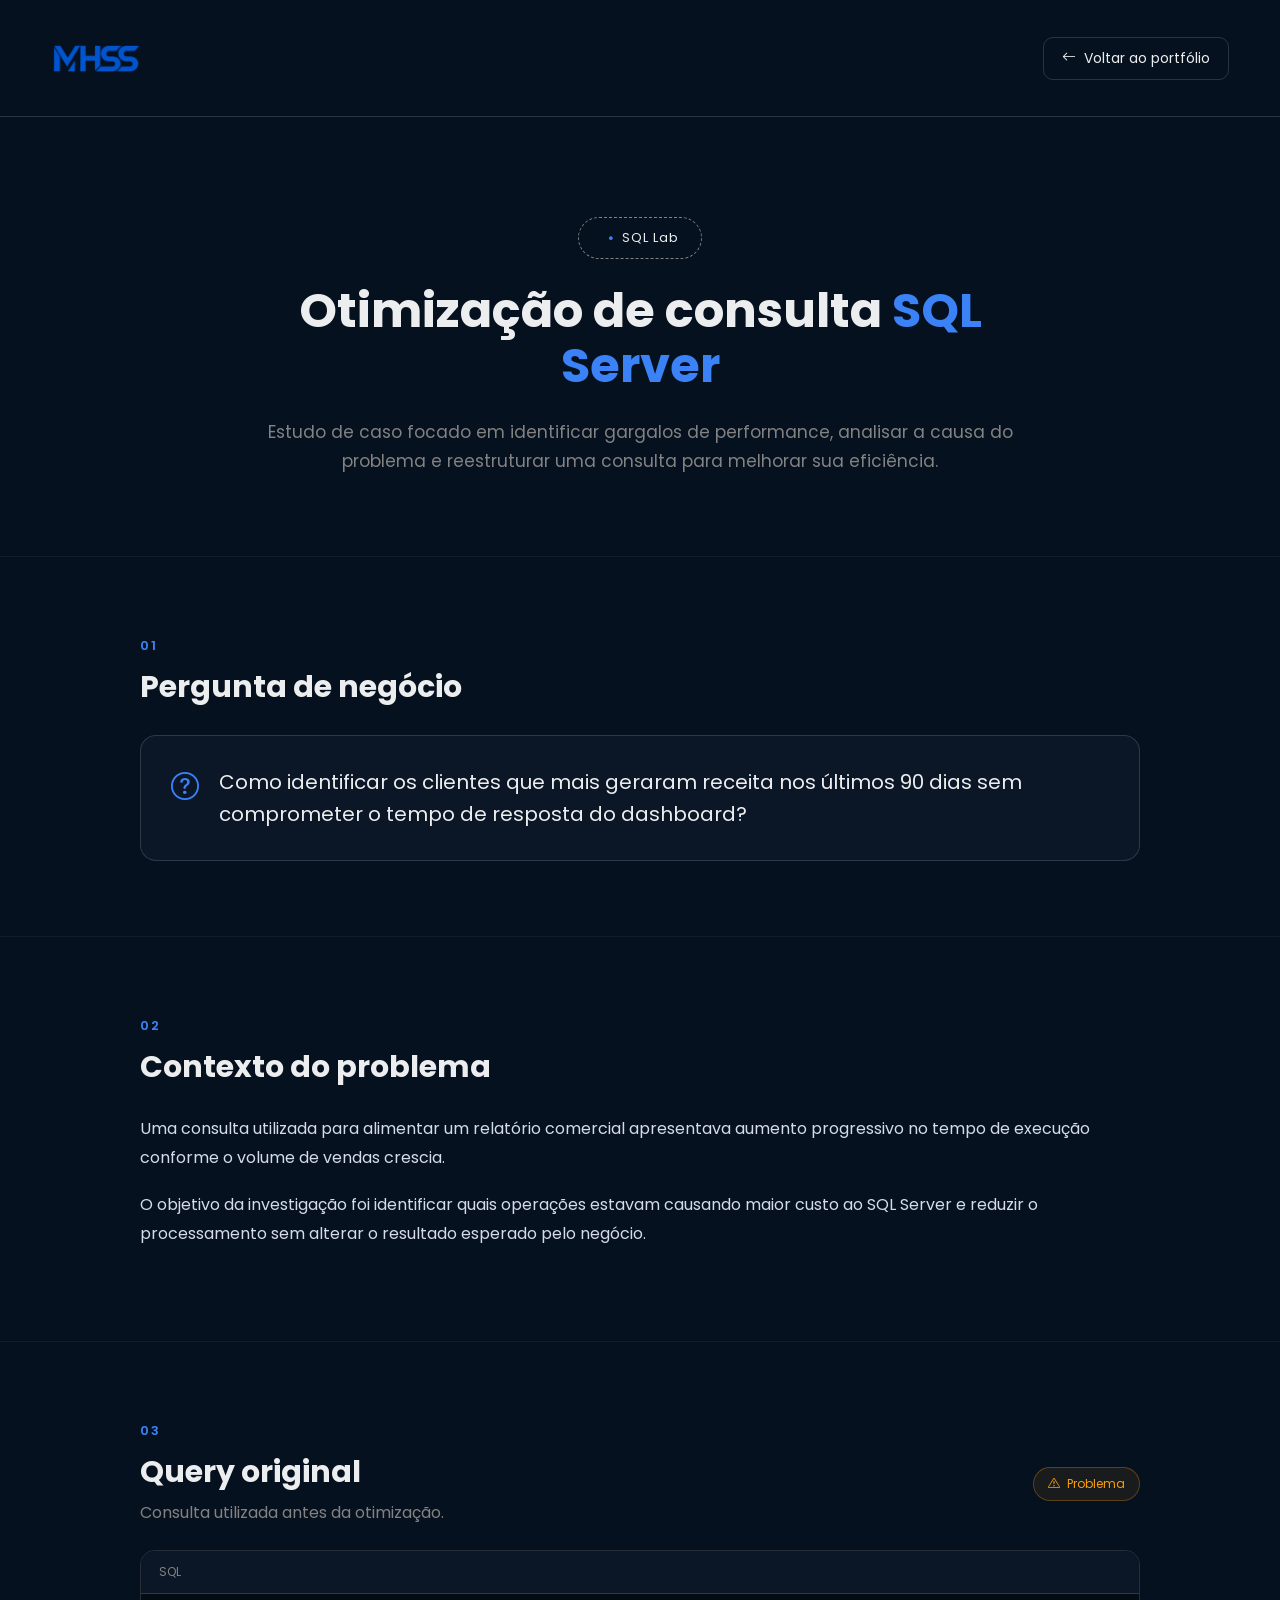
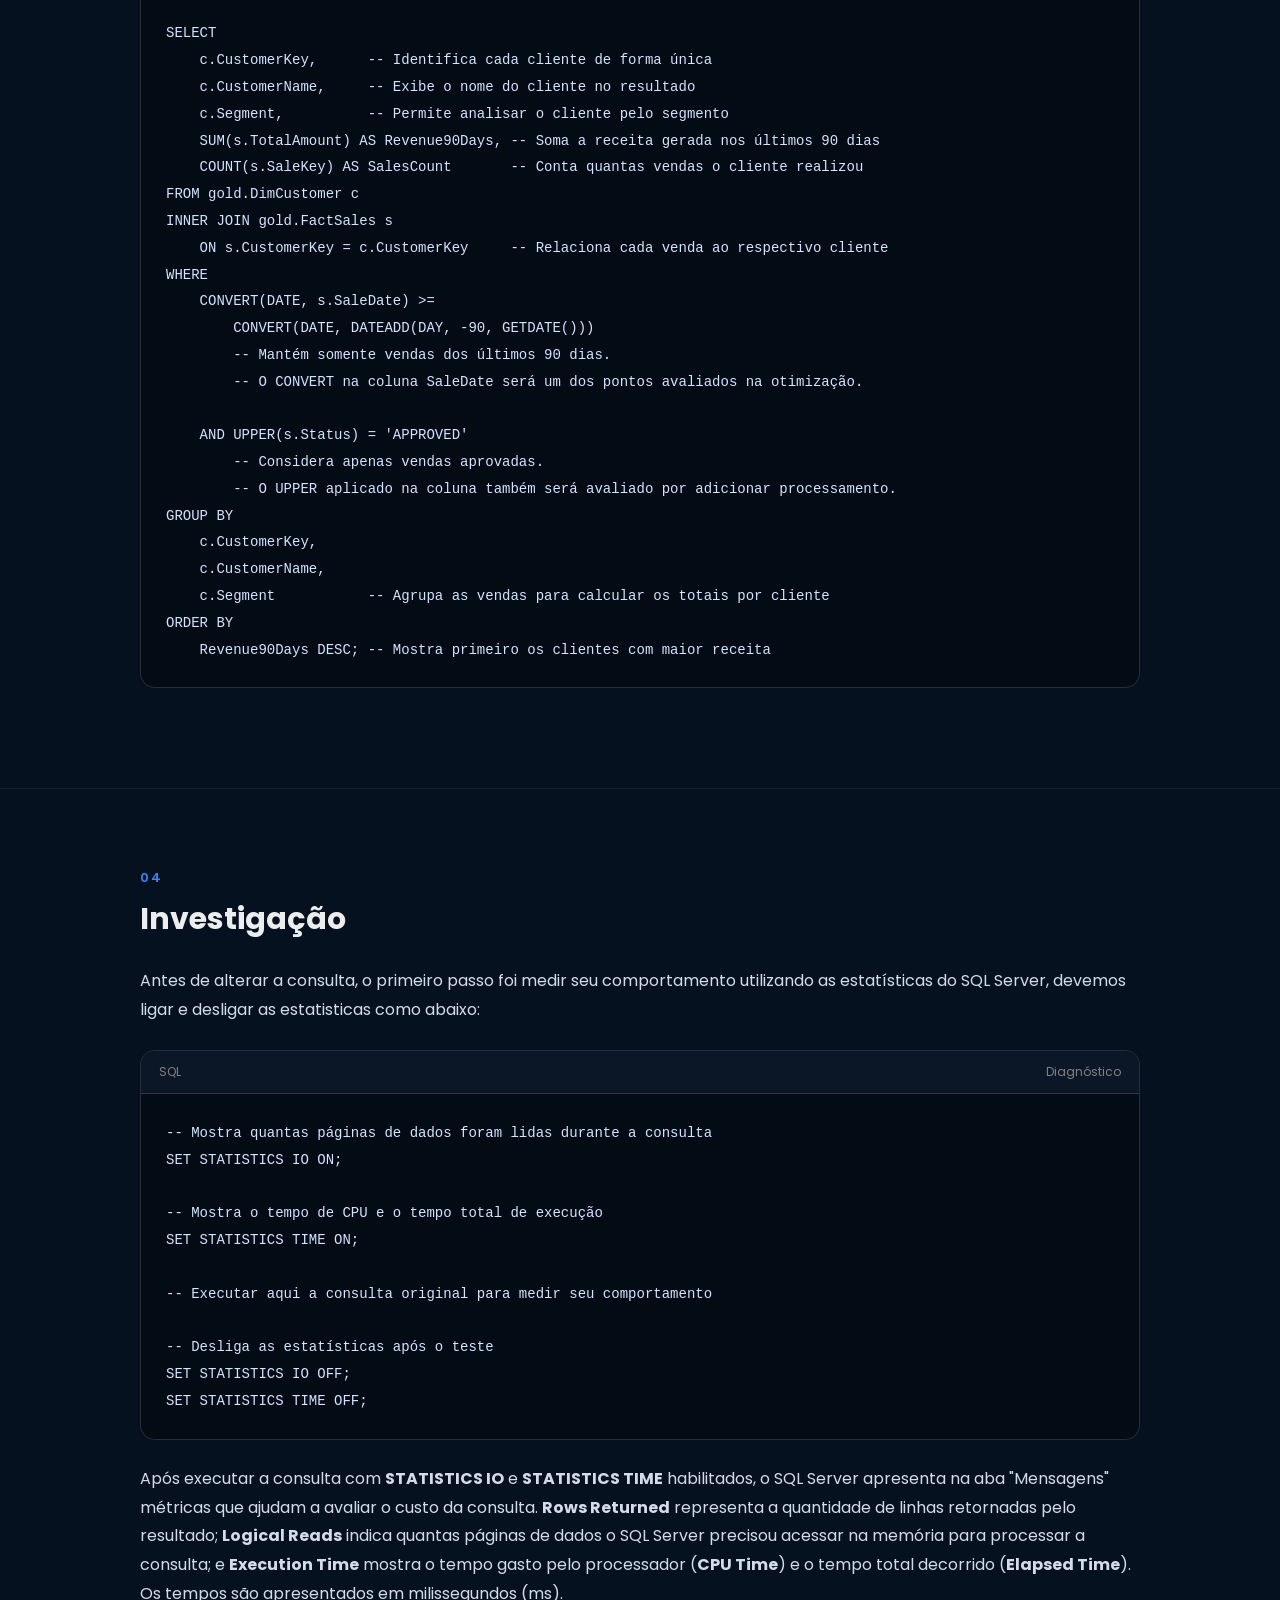
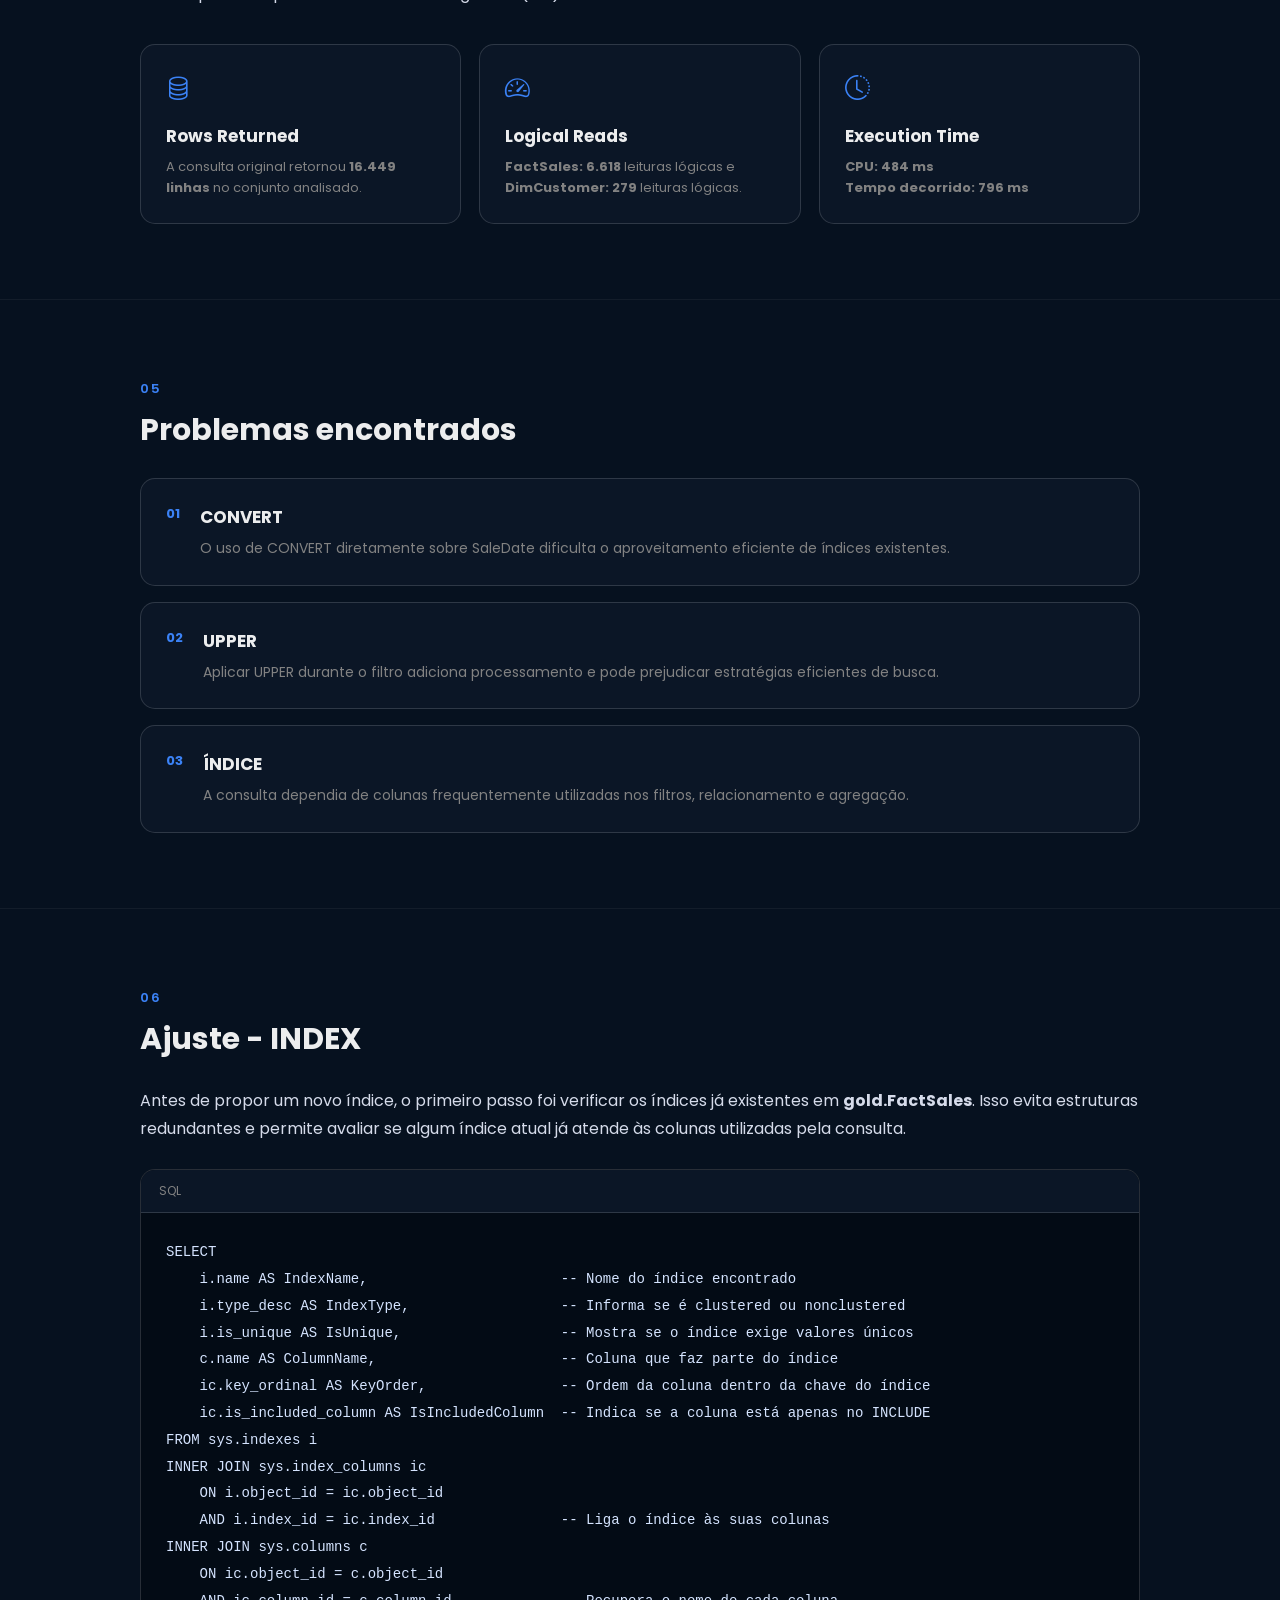
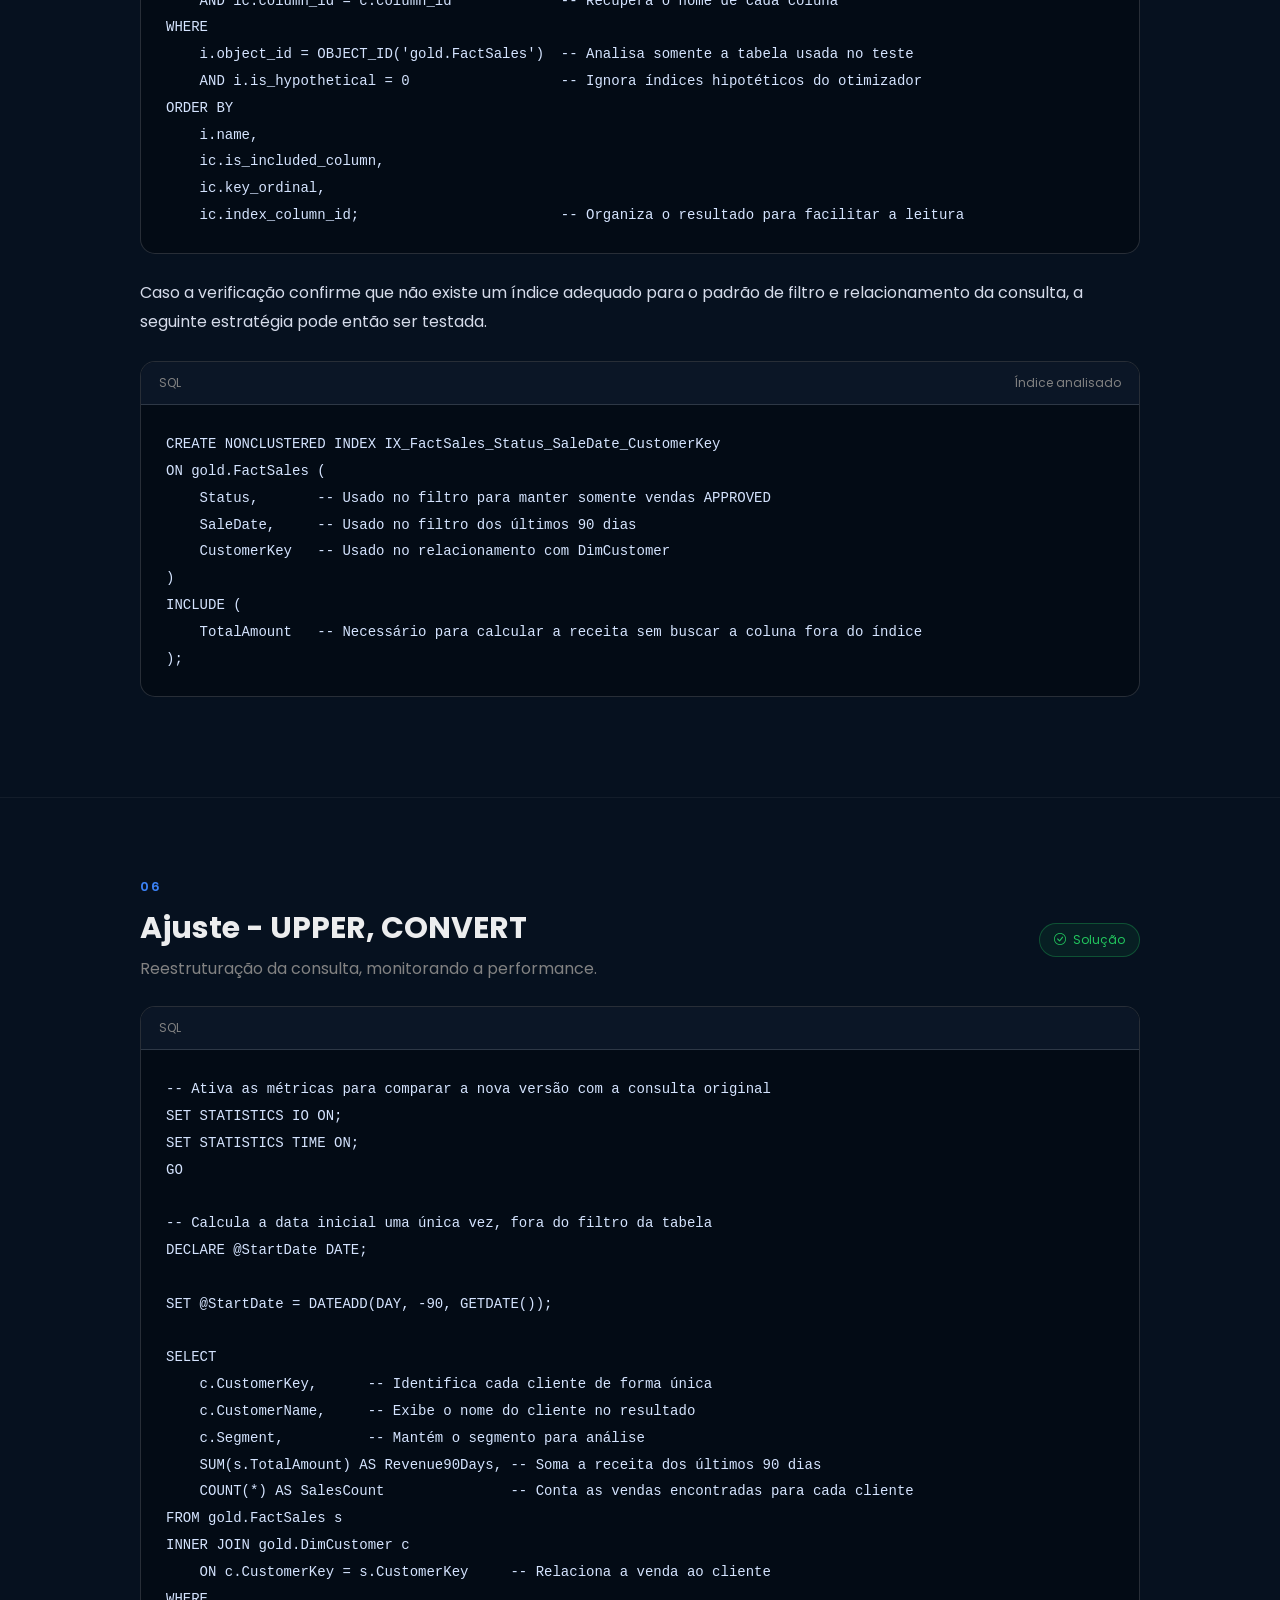
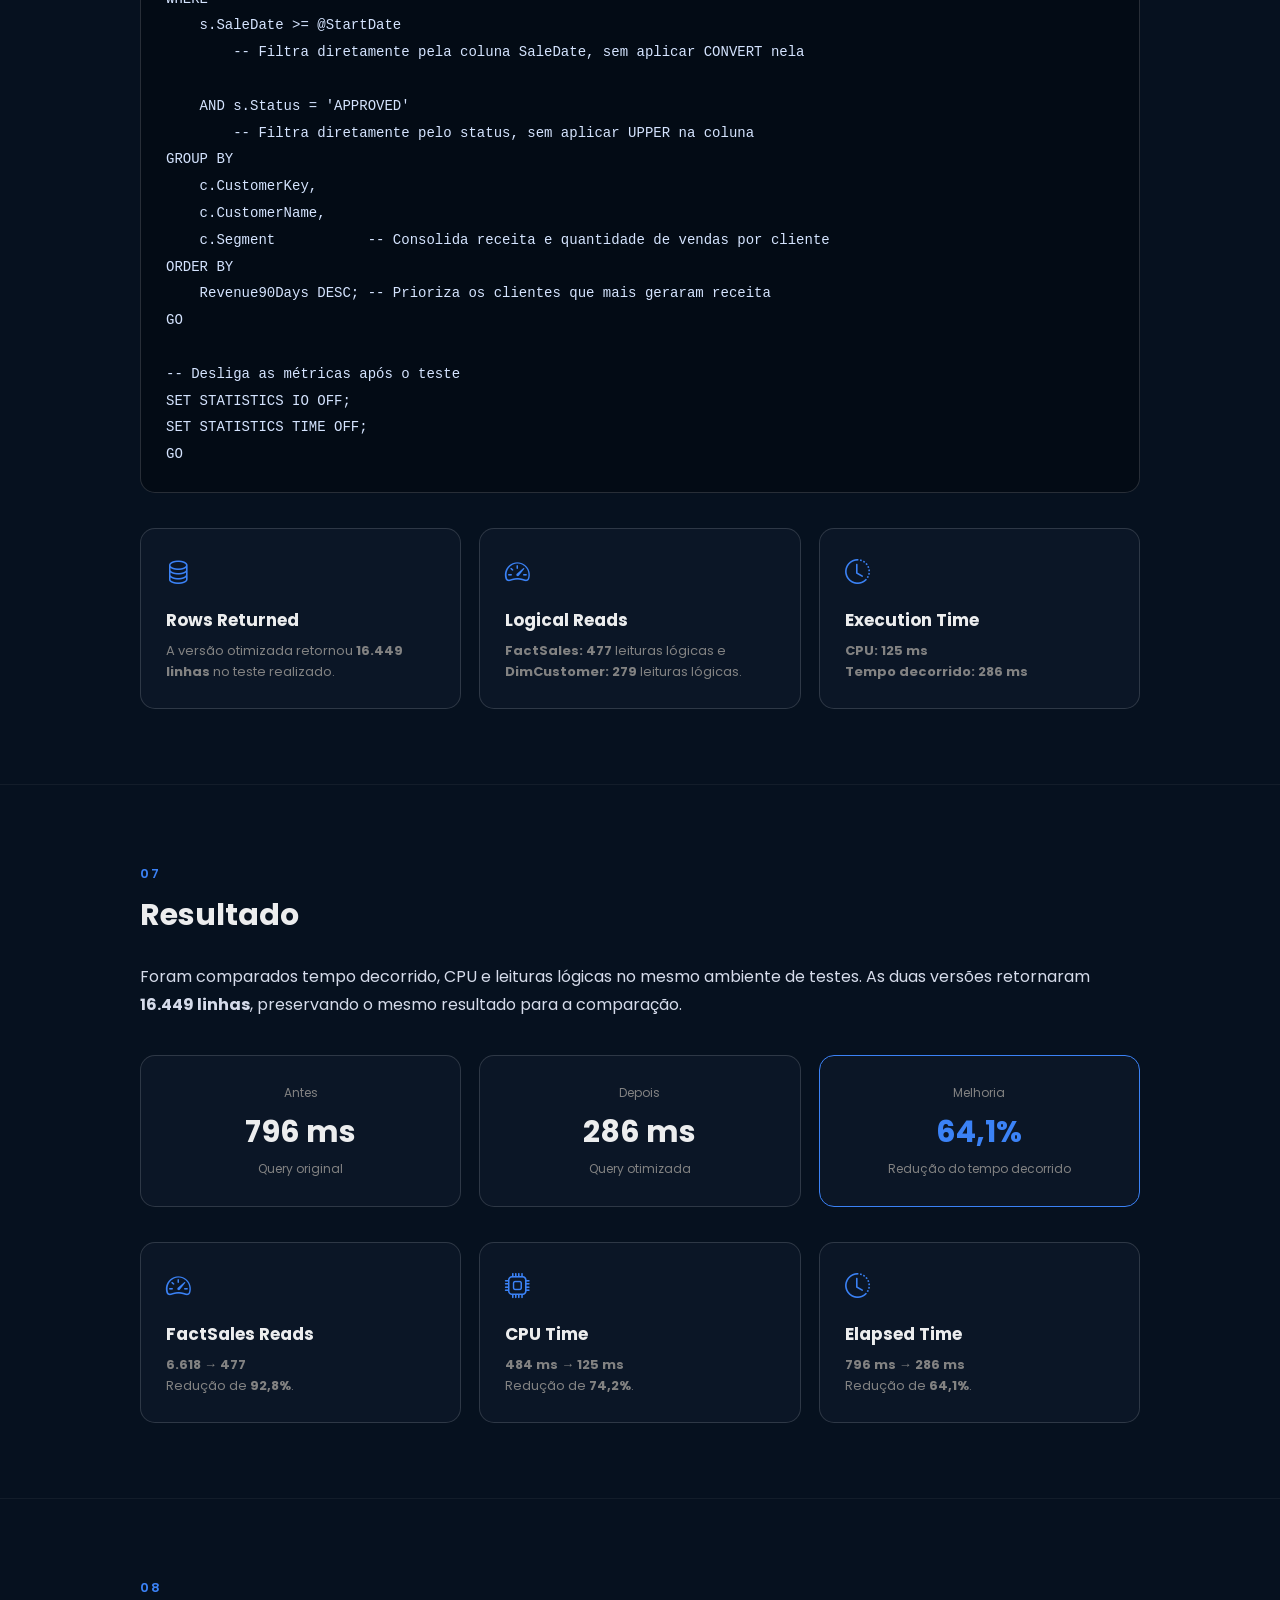
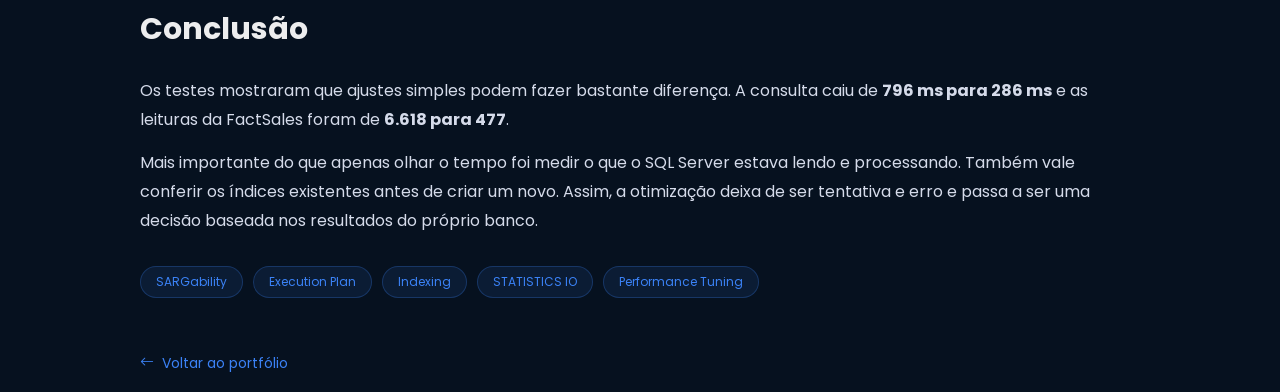
<file: cases/sql-query-optimization.html>
<!doctype html>
<html lang="pt-br">
  <head>
    <meta charset="UTF-8" />
    <meta name="viewport" content="width=device-width, initial-scale=1.0" />

    <title>SQL Lab | Otimização de Consulta</title>

    <link rel="stylesheet" href="../src/style.css" />

    <link rel="preconnect" href="https://fonts.googleapis.com" />
    <link rel="preconnect" href="https://fonts.gstatic.com" crossorigin />

    <link
      href="https://fonts.googleapis.com/css2?family=Poppins:wght@300;400;500;600;700&display=swap"
      rel="stylesheet"
    />

    <link
      rel="stylesheet"
      href="https://cdn.jsdelivr.net/npm/bootstrap-icons@1.11.3/font/bootstrap-icons.min.css"
    />
  </head>

  <body class="sql-case-page">

    <!-- HEADER -->
    <header class="sql-case-header">
      <div class="interface sql-case-header-content">

        <a href="../index.html" class="sql-case-logo">
          <img
            src="../assets/logo/logo-mateus.png"
            alt="Logo Mateus Schenkel"
          />
        </a>

        <a href="../index.html#portfolio" class="btn-voltar-portfolio">
          <i class="bi bi-arrow-left"></i>
          Voltar ao portfólio
        </a>

      </div>
    </header>


    <main>

      <!-- HERO -->
      <section class="sql-case-hero">
        <div class="interface">

          <div class="sql-case-kicker">
            <i class="bi bi-dot"></i>
            SQL Lab
          </div>

          <h1>
            Otimização de consulta
            <span>SQL Server</span>
          </h1>

          <p class="sql-case-intro">
            Estudo de caso focado em identificar gargalos de performance,
            analisar a causa do problema e reestruturar uma consulta para
            melhorar sua eficiência.
          </p>

        </div>
      </section>


      <!-- PERGUNTA DE NEGÓCIO -->
      <section class="sql-case-section">
        <div class="interface">

          <span class="sql-section-number">01</span>
          <h2>Pergunta de negócio</h2>

          <div class="business-question">
            <i class="bi bi-question-circle"></i>

            <p>
              Como identificar os clientes que mais geraram receita nos
              últimos 90 dias sem comprometer o tempo de resposta do dashboard?
            </p>
          </div>

        </div>
      </section>


      <!-- CONTEXTO -->
      <section class="sql-case-section">
        <div class="interface">

          <span class="sql-section-number">02</span>
          <h2>Contexto do problema</h2>

          <p class="sql-case-text">
            Uma consulta utilizada para alimentar um relatório comercial
            apresentava aumento progressivo no tempo de execução conforme o
            volume de vendas crescia.
          </p>

          <p class="sql-case-text">
            O objetivo da investigação foi identificar quais operações estavam
            causando maior custo ao SQL Server e reduzir o processamento sem
            alterar o resultado esperado pelo negócio.
          </p>

        </div>
      </section>


      <!-- QUERY ANTIGA -->
      <section class="sql-case-section">
        <div class="interface">

          <span class="sql-section-number">03</span>

          <div class="sql-section-heading">
            <div>
              <h2>Query original</h2>
              <p>Consulta utilizada antes da otimização.</p>
            </div>

            <span class="status-badge status-problem">
              <i class="bi bi-exclamation-triangle"></i>
              Problema
            </span>
          </div>

          <div class="code-container">

            <div class="code-header">
              <span>SQL</span>
            </div>

<pre><code>SELECT
    c.CustomerKey,      -- Identifica cada cliente de forma única
    c.CustomerName,     -- Exibe o nome do cliente no resultado
    c.Segment,          -- Permite analisar o cliente pelo segmento
    SUM(s.TotalAmount) AS Revenue90Days, -- Soma a receita gerada nos últimos 90 dias
    COUNT(s.SaleKey) AS SalesCount       -- Conta quantas vendas o cliente realizou
FROM gold.DimCustomer c
INNER JOIN gold.FactSales s
    ON s.CustomerKey = c.CustomerKey     -- Relaciona cada venda ao respectivo cliente
WHERE
    CONVERT(DATE, s.SaleDate) >=
        CONVERT(DATE, DATEADD(DAY, -90, GETDATE()))
        -- Mantém somente vendas dos últimos 90 dias.
        -- O CONVERT na coluna SaleDate será um dos pontos avaliados na otimização.

    AND UPPER(s.Status) = 'APPROVED'
        -- Considera apenas vendas aprovadas.
        -- O UPPER aplicado na coluna também será avaliado por adicionar processamento.
GROUP BY
    c.CustomerKey,
    c.CustomerName,
    c.Segment           -- Agrupa as vendas para calcular os totais por cliente
ORDER BY
    Revenue90Days DESC; -- Mostra primeiro os clientes com maior receita</code></pre>

          </div>

        </div>
      </section>


      <!-- INVESTIGAÇÃO -->
      <section class="sql-case-section">
        <div class="interface">

          <span class="sql-section-number">04</span>
          <h2>Investigação</h2>

          <p class="sql-case-text">
            Antes de alterar a consulta, o primeiro passo foi medir seu
            comportamento utilizando as estatísticas do SQL Server, devemos ligar e desligar as estatisticas como abaixo:
          </p>

          <div class="code-container">

            <div class="code-header">
              <span>SQL</span>
              <span>Diagnóstico</span>
            </div>

<pre><code>-- Mostra quantas páginas de dados foram lidas durante a consulta
SET STATISTICS IO ON;

-- Mostra o tempo de CPU e o tempo total de execução
SET STATISTICS TIME ON;

-- Executar aqui a consulta original para medir seu comportamento

-- Desliga as estatísticas após o teste
SET STATISTICS IO OFF;
SET STATISTICS TIME OFF;</code></pre>

          </div>

          <p class="sql-case-text">
            Após executar a consulta com <strong>STATISTICS IO</strong> e
            <strong>STATISTICS TIME</strong> habilitados, o SQL Server apresenta na aba
            "Mensagens" métricas que ajudam a avaliar o custo da consulta.
            <strong>Rows Returned</strong> representa a quantidade de linhas retornadas
            pelo resultado; <strong>Logical Reads</strong> indica quantas páginas de dados
            o SQL Server precisou acessar na memória para processar a consulta; e
            <strong>Execution Time</strong> mostra o tempo gasto pelo processador
            (<strong>CPU Time</strong>) e o tempo total decorrido
            (<strong>Elapsed Time</strong>). Os tempos são apresentados em
            milissegundos (ms).
          </p>

          <div class="analysis-grid">

            <div class="analysis-card">
              <i class="bi bi-database"></i>

              <h3>Rows Returned</h3>

              <p>
                A consulta original retornou <strong>16.449 linhas</strong>
                no conjunto analisado.
              </p>
            </div>


            <div class="analysis-card">
              <i class="bi bi-speedometer2"></i>

              <h3>Logical Reads</h3>

              <p>
                <strong>FactSales: 6.618</strong> leituras lógicas e
                <strong>DimCustomer: 279</strong> leituras lógicas.
              </p>
            </div>


            <div class="analysis-card">
              <i class="bi bi-clock-history"></i>

              <h3>Execution Time</h3>

              <p>
                <strong>CPU: 484 ms</strong><br />
                <strong>Tempo decorrido: 796 ms</strong>
              </p>
            </div>

          </div>

        </div>
      </section>


      <!-- PROBLEMAS -->
      <section class="sql-case-section">
        <div class="interface">

          <span class="sql-section-number">05</span>
          <h2>Problemas encontrados</h2>

          <div class="problem-list">

            <div class="problem-item">

              <div class="problem-number">01</div>

              <div>
                <h3>CONVERT</h3>

                <p>
                  O uso de CONVERT diretamente sobre SaleDate dificulta o
                  aproveitamento eficiente de índices existentes.
                </p>
              </div>

            </div>


            <div class="problem-item">

              <div class="problem-number">02</div>

              <div>
                <h3>UPPER</h3>

                <p>
                  Aplicar UPPER durante o filtro adiciona processamento e pode
                  prejudicar estratégias eficientes de busca.
                </p>
              </div>

            </div>


            <div class="problem-item">

              <div class="problem-number">03</div>

              <div>
                <h3>ÍNDICE</h3>

                <p>
                  A consulta dependia de colunas frequentemente utilizadas nos
                  filtros, relacionamento e agregação.
                </p>
              </div>

            </div>

          </div>

        </div>
      </section>


      <!-- ÍNDICE -->
      <section class="sql-case-section">
        <div class="interface">

          <span class="sql-section-number">06</span>
          <h2>Ajuste - INDEX</h2>

          <p class="sql-case-text">
            Antes de propor um novo índice, o primeiro passo foi verificar os
            índices já existentes em <strong>gold.FactSales</strong>. Isso evita
            estruturas redundantes e permite avaliar se algum índice atual já
            atende às colunas utilizadas pela consulta.
          </p>

          <div class="code-container">

            <div class="code-header">
              <span>SQL</span>
            </div>

<pre><code>SELECT
    i.name AS IndexName,                       -- Nome do índice encontrado
    i.type_desc AS IndexType,                  -- Informa se é clustered ou nonclustered
    i.is_unique AS IsUnique,                   -- Mostra se o índice exige valores únicos
    c.name AS ColumnName,                      -- Coluna que faz parte do índice
    ic.key_ordinal AS KeyOrder,                -- Ordem da coluna dentro da chave do índice
    ic.is_included_column AS IsIncludedColumn  -- Indica se a coluna está apenas no INCLUDE
FROM sys.indexes i
INNER JOIN sys.index_columns ic
    ON i.object_id = ic.object_id
    AND i.index_id = ic.index_id               -- Liga o índice às suas colunas
INNER JOIN sys.columns c
    ON ic.object_id = c.object_id
    AND ic.column_id = c.column_id             -- Recupera o nome de cada coluna
WHERE
    i.object_id = OBJECT_ID('gold.FactSales')  -- Analisa somente a tabela usada no teste
    AND i.is_hypothetical = 0                  -- Ignora índices hipotéticos do otimizador
ORDER BY
    i.name,
    ic.is_included_column,
    ic.key_ordinal,
    ic.index_column_id;                        -- Organiza o resultado para facilitar a leitura</code></pre>

          </div>

          <p class="sql-case-text">
            Caso a verificação confirme que não existe um índice adequado para o
            padrão de filtro e relacionamento da consulta, a seguinte estratégia
            pode então ser testada.
          </p>

          <div class="code-container">

            <div class="code-header">
              <span>SQL</span>
              <span>Índice analisado</span>
            </div>

<pre><code>CREATE NONCLUSTERED INDEX IX_FactSales_Status_SaleDate_CustomerKey
ON gold.FactSales (
    Status,       -- Usado no filtro para manter somente vendas APPROVED
    SaleDate,     -- Usado no filtro dos últimos 90 dias
    CustomerKey   -- Usado no relacionamento com DimCustomer
)
INCLUDE (
    TotalAmount   -- Necessário para calcular a receita sem buscar a coluna fora do índice
);</code></pre>

          </div>

        </div>
      </section>

      <!-- NOVA QUERY -->
      <section class="sql-case-section">
        <div class="interface">

          <span class="sql-section-number">06</span>

          <div class="sql-section-heading">

            <div>
              <h2>Ajuste - UPPER, CONVERT</h2>
              <p>
                Reestruturação da consulta, monitorando a performance.
              </p>
            </div>

            <span class="status-badge status-solution">
              <i class="bi bi-check-circle"></i>
              Solução
            </span>

          </div>


          <div class="code-container">

            <div class="code-header">
              <span>SQL</span>
            </div>

<pre><code>-- Ativa as métricas para comparar a nova versão com a consulta original
SET STATISTICS IO ON;
SET STATISTICS TIME ON;
GO

-- Calcula a data inicial uma única vez, fora do filtro da tabela
DECLARE @StartDate DATE;

SET @StartDate = DATEADD(DAY, -90, GETDATE());

SELECT
    c.CustomerKey,      -- Identifica cada cliente de forma única
    c.CustomerName,     -- Exibe o nome do cliente no resultado
    c.Segment,          -- Mantém o segmento para análise
    SUM(s.TotalAmount) AS Revenue90Days, -- Soma a receita dos últimos 90 dias
    COUNT(*) AS SalesCount               -- Conta as vendas encontradas para cada cliente
FROM gold.FactSales s
INNER JOIN gold.DimCustomer c
    ON c.CustomerKey = s.CustomerKey     -- Relaciona a venda ao cliente
WHERE
    s.SaleDate >= @StartDate
        -- Filtra diretamente pela coluna SaleDate, sem aplicar CONVERT nela

    AND s.Status = 'APPROVED'
        -- Filtra diretamente pelo status, sem aplicar UPPER na coluna
GROUP BY
    c.CustomerKey,
    c.CustomerName,
    c.Segment           -- Consolida receita e quantidade de vendas por cliente
ORDER BY
    Revenue90Days DESC; -- Prioriza os clientes que mais geraram receita
GO

-- Desliga as métricas após o teste
SET STATISTICS IO OFF;
SET STATISTICS TIME OFF;
GO</code></pre>

          </div>

          <div class="analysis-grid">

            <div class="analysis-card">
              <i class="bi bi-database"></i>

              <h3>Rows Returned</h3>

              <p>
                A versão otimizada retornou <strong>16.449 linhas</strong>
                no teste realizado.
              </p>
            </div>


            <div class="analysis-card">
              <i class="bi bi-speedometer2"></i>

              <h3>Logical Reads</h3>

              <p>
                <strong>FactSales: 477</strong> leituras lógicas e
                <strong>DimCustomer: 279</strong> leituras lógicas.
              </p>
            </div>


            <div class="analysis-card">
              <i class="bi bi-clock-history"></i>

              <h3>Execution Time</h3>

              <p>
                <strong>CPU: 125 ms</strong><br />
                <strong>Tempo decorrido: 286 ms</strong>
              </p>
            </div>

          </div>

        </div>
      </section>

      <!-- RESULTADOS -->
      <section class="sql-case-section">
        <div class="interface">

          <span class="sql-section-number">07</span>
          <h2>Resultado</h2>

          <p class="sql-case-text">
            Foram comparados tempo decorrido, CPU
            e leituras lógicas no mesmo ambiente de testes. As duas versões
            retornaram <strong>16.449 linhas</strong>, preservando o mesmo
            resultado para a comparação.
          </p>


          <div class="result-grid">

            <div class="result-card">
              <span>Antes</span>
              <strong>796 ms</strong>
              <p>Query original</p>
            </div>


            <div class="result-card">
              <span>Depois</span>
              <strong>286 ms</strong>
              <p>Query otimizada</p>
            </div>


            <div class="result-card result-highlight">
              <span>Melhoria</span>
              <strong>64,1%</strong>
              <p>Redução do tempo decorrido</p>
            </div>

          </div>

          <div class="analysis-grid">

            <div class="analysis-card">
              <i class="bi bi-speedometer2"></i>
              <h3>FactSales Reads</h3>
              <p>
                <strong>6.618 → 477</strong><br />
                Redução de <strong>92,8%</strong>.
              </p>
            </div>

            <div class="analysis-card">
              <i class="bi bi-cpu"></i>
              <h3>CPU Time</h3>
              <p>
                <strong>484 ms → 125 ms</strong><br />
                Redução de <strong>74,2%</strong>.
              </p>
            </div>

            <div class="analysis-card">
              <i class="bi bi-clock-history"></i>
              <h3>Elapsed Time</h3>
              <p>
                <strong>796 ms → 286 ms</strong><br />
                Redução de <strong>64,1%</strong>.
              </p>
            </div>

          </div>

        </div>
      </section>

      <!-- CONCLUSÃO -->
      <section class="sql-case-section sql-case-conclusion">
        <div class="interface">

          <span class="sql-section-number">08</span>
          <h2>Conclusão</h2>

          <p>
            Os testes mostraram que ajustes simples podem fazer bastante diferença.
            A consulta caiu de <strong>796 ms para 286 ms</strong> e as leituras da
            FactSales foram de <strong>6.618 para 477</strong>.
          </p>

          <p>
            Mais importante do que apenas olhar o tempo foi medir o que o SQL Server
            estava lendo e processando. Também vale conferir os índices existentes
            antes de criar um novo. Assim, a otimização deixa de ser tentativa e erro
            e passa a ser uma decisão baseada nos resultados do próprio banco.
          </p>


          <div class="conclusion-tags">
            <span>SARGability</span>
            <span>Execution Plan</span>
            <span>Indexing</span>
            <span>STATISTICS IO</span>
            <span>Performance Tuning</span>
          </div>


          <a href="../index.html#portfolio" class="btn-voltar-final">
            <i class="bi bi-arrow-left"></i>
            Voltar ao portfólio
          </a>

        </div>
      </section>

    </main>

  </body>
</html>
</file>
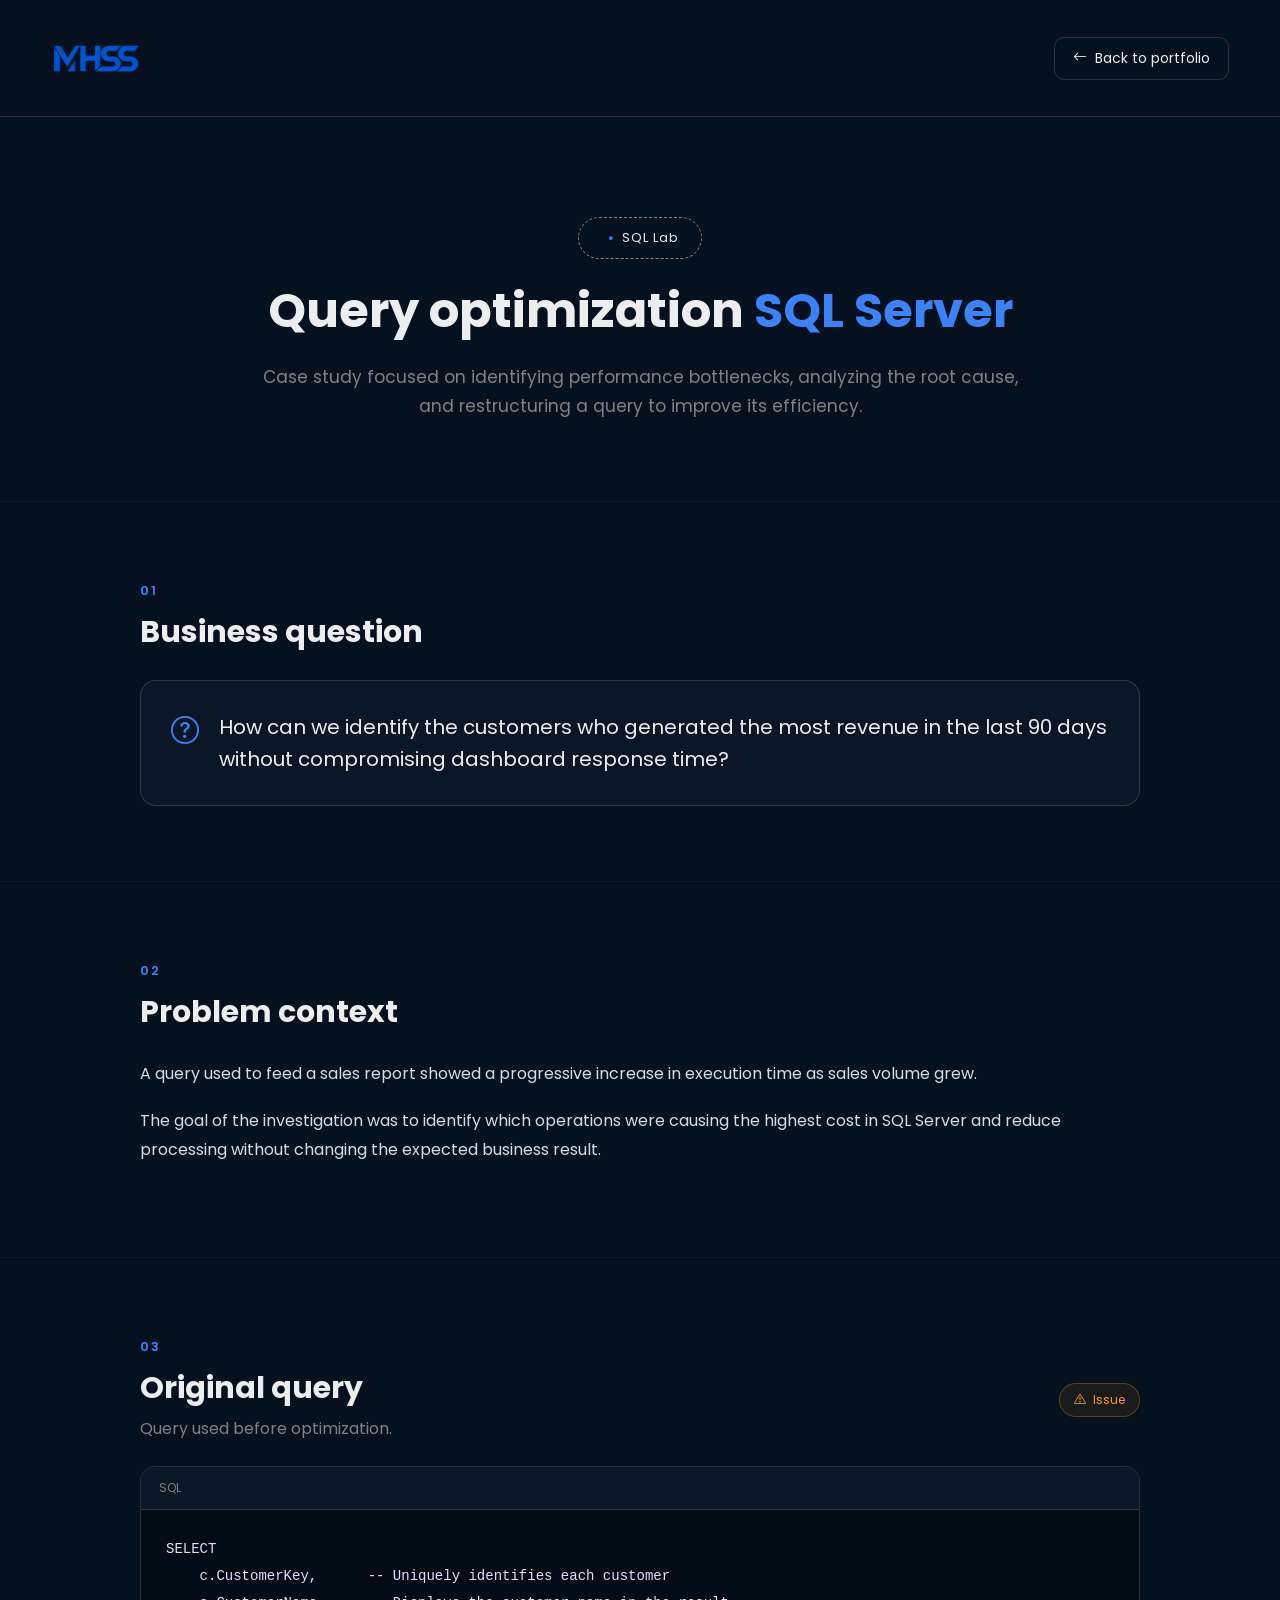
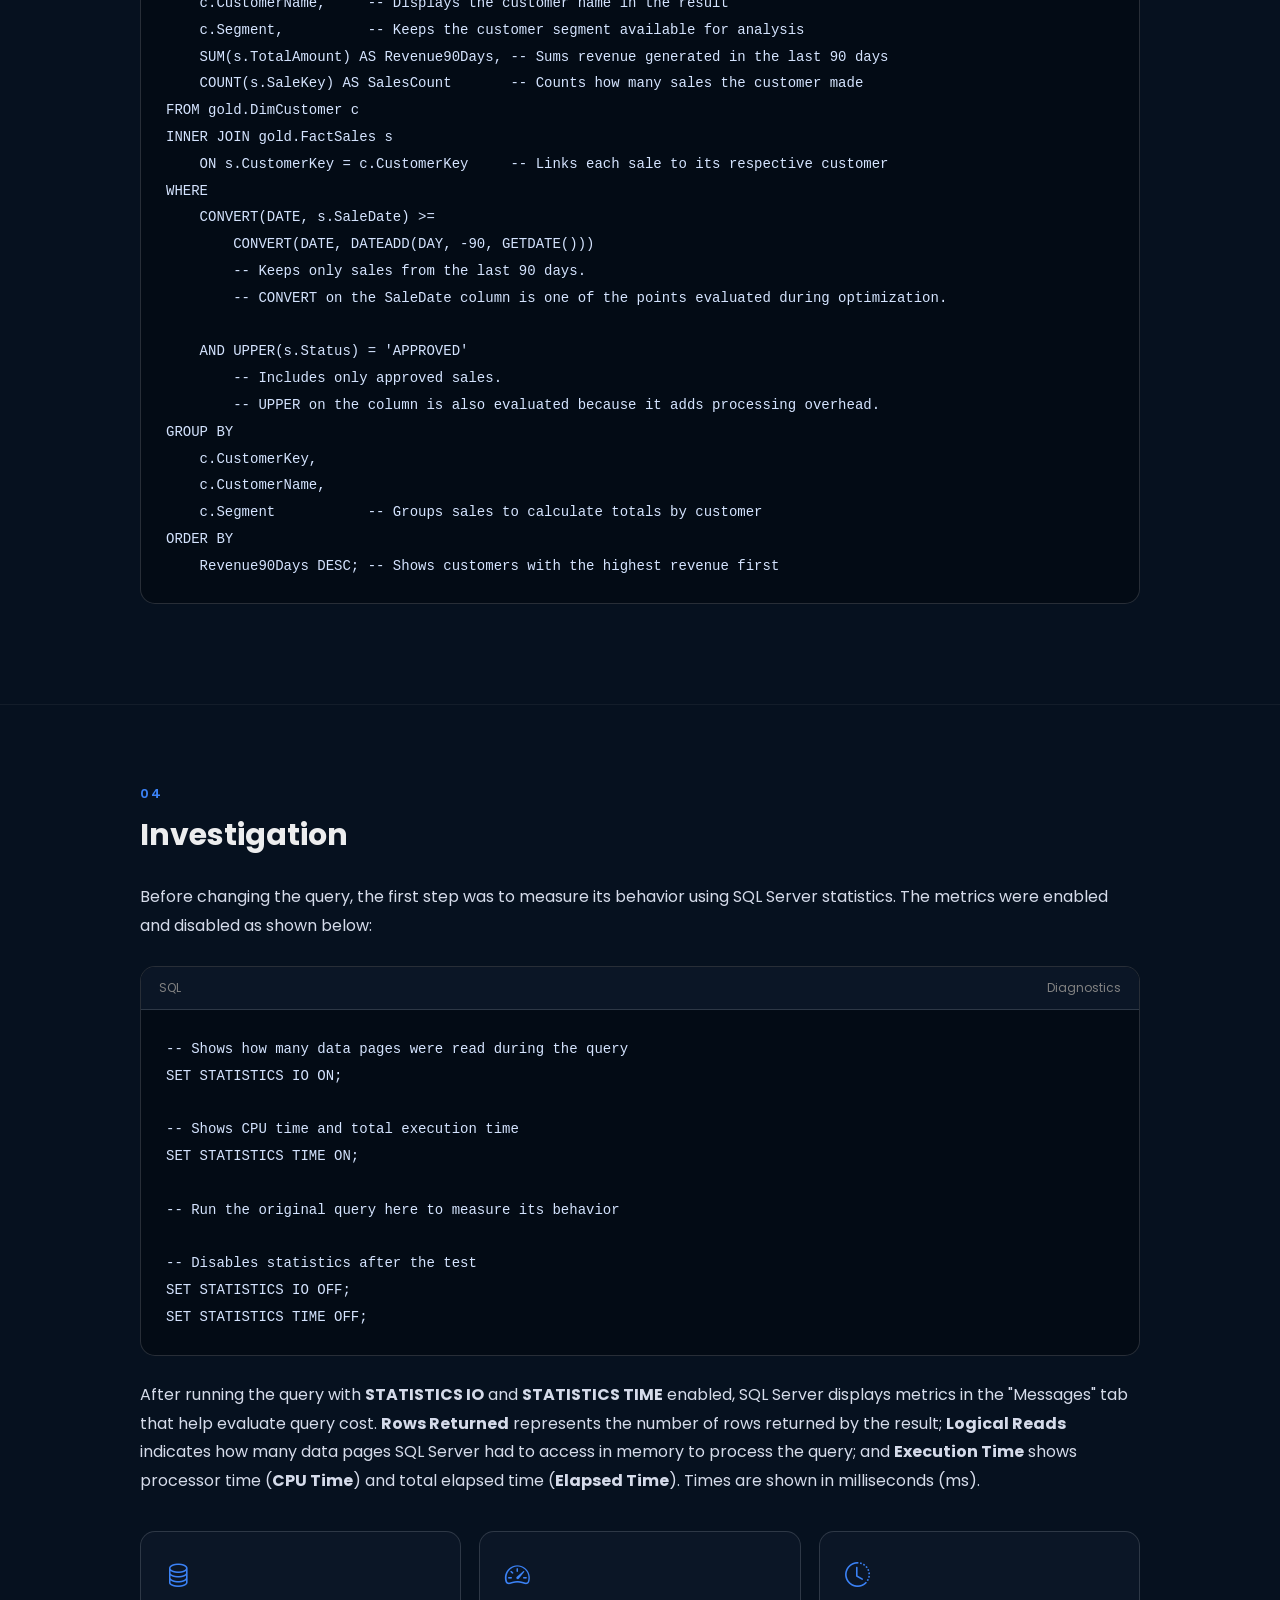
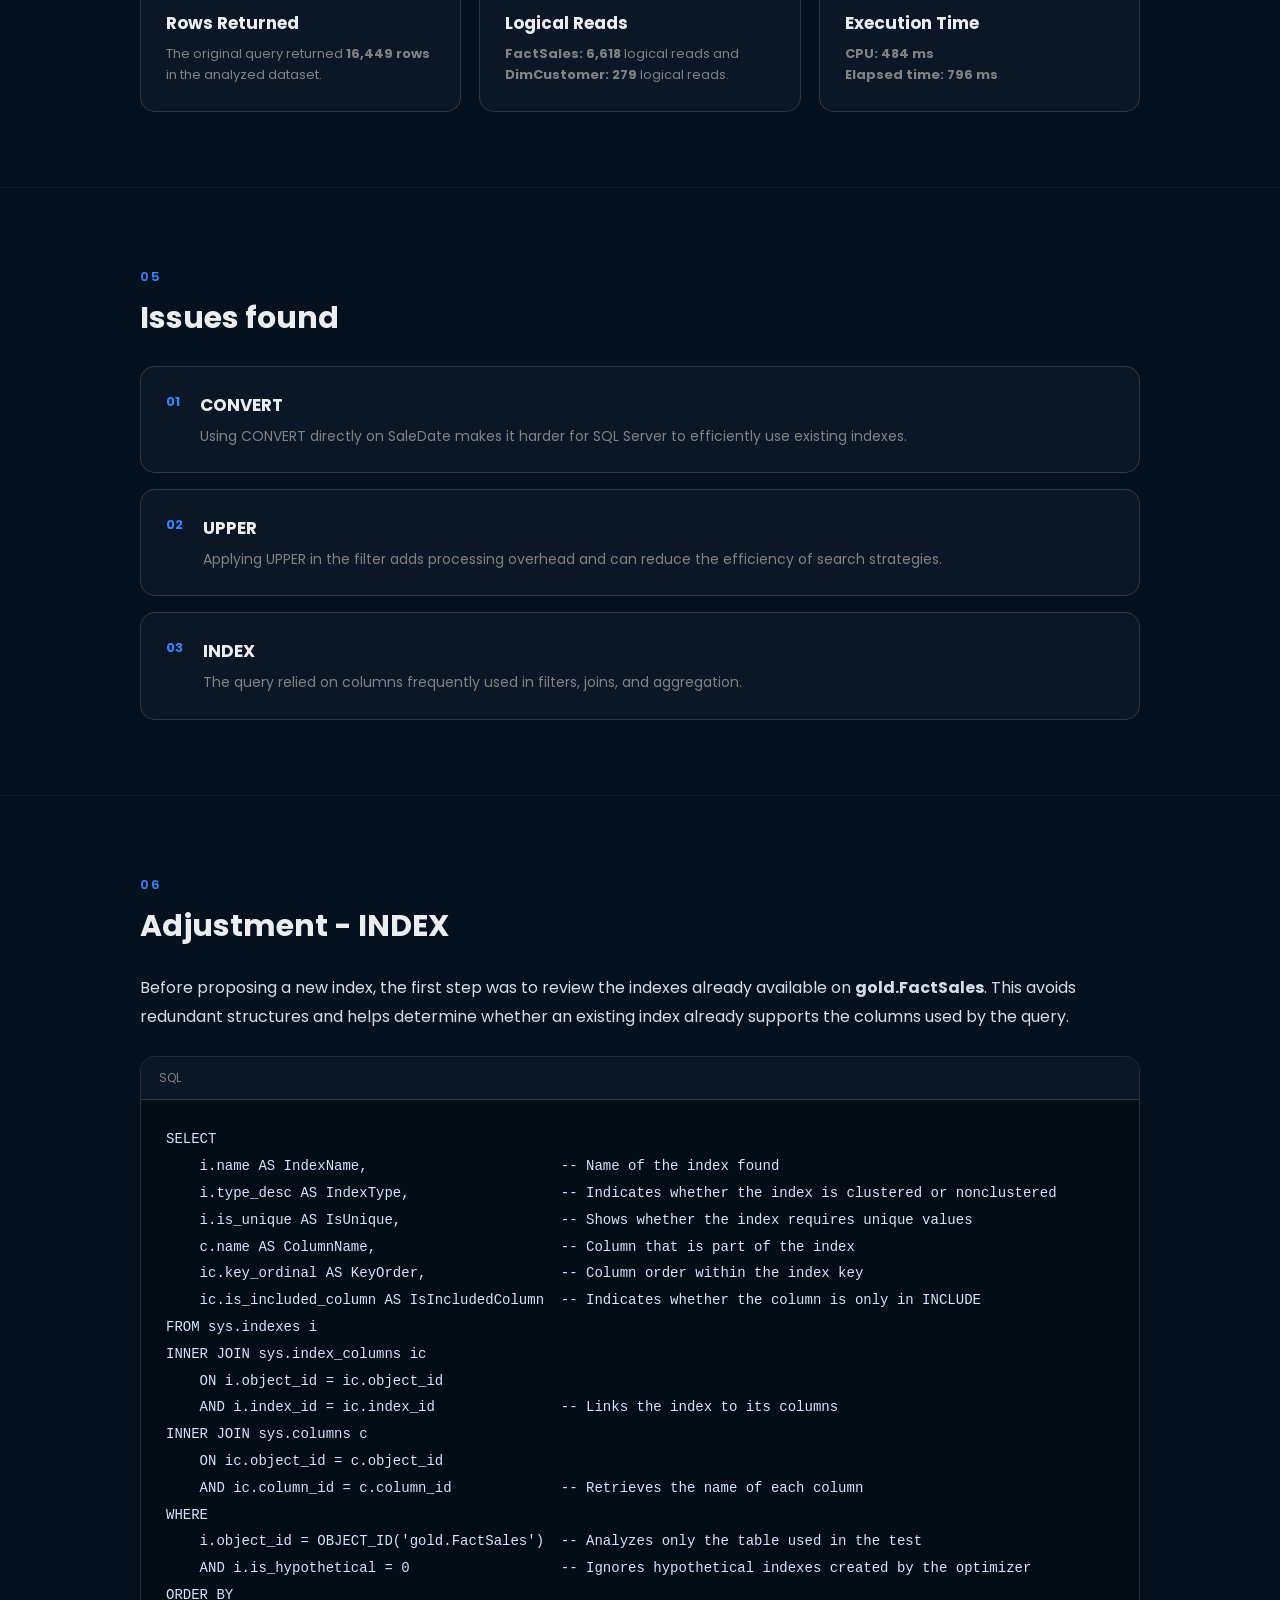
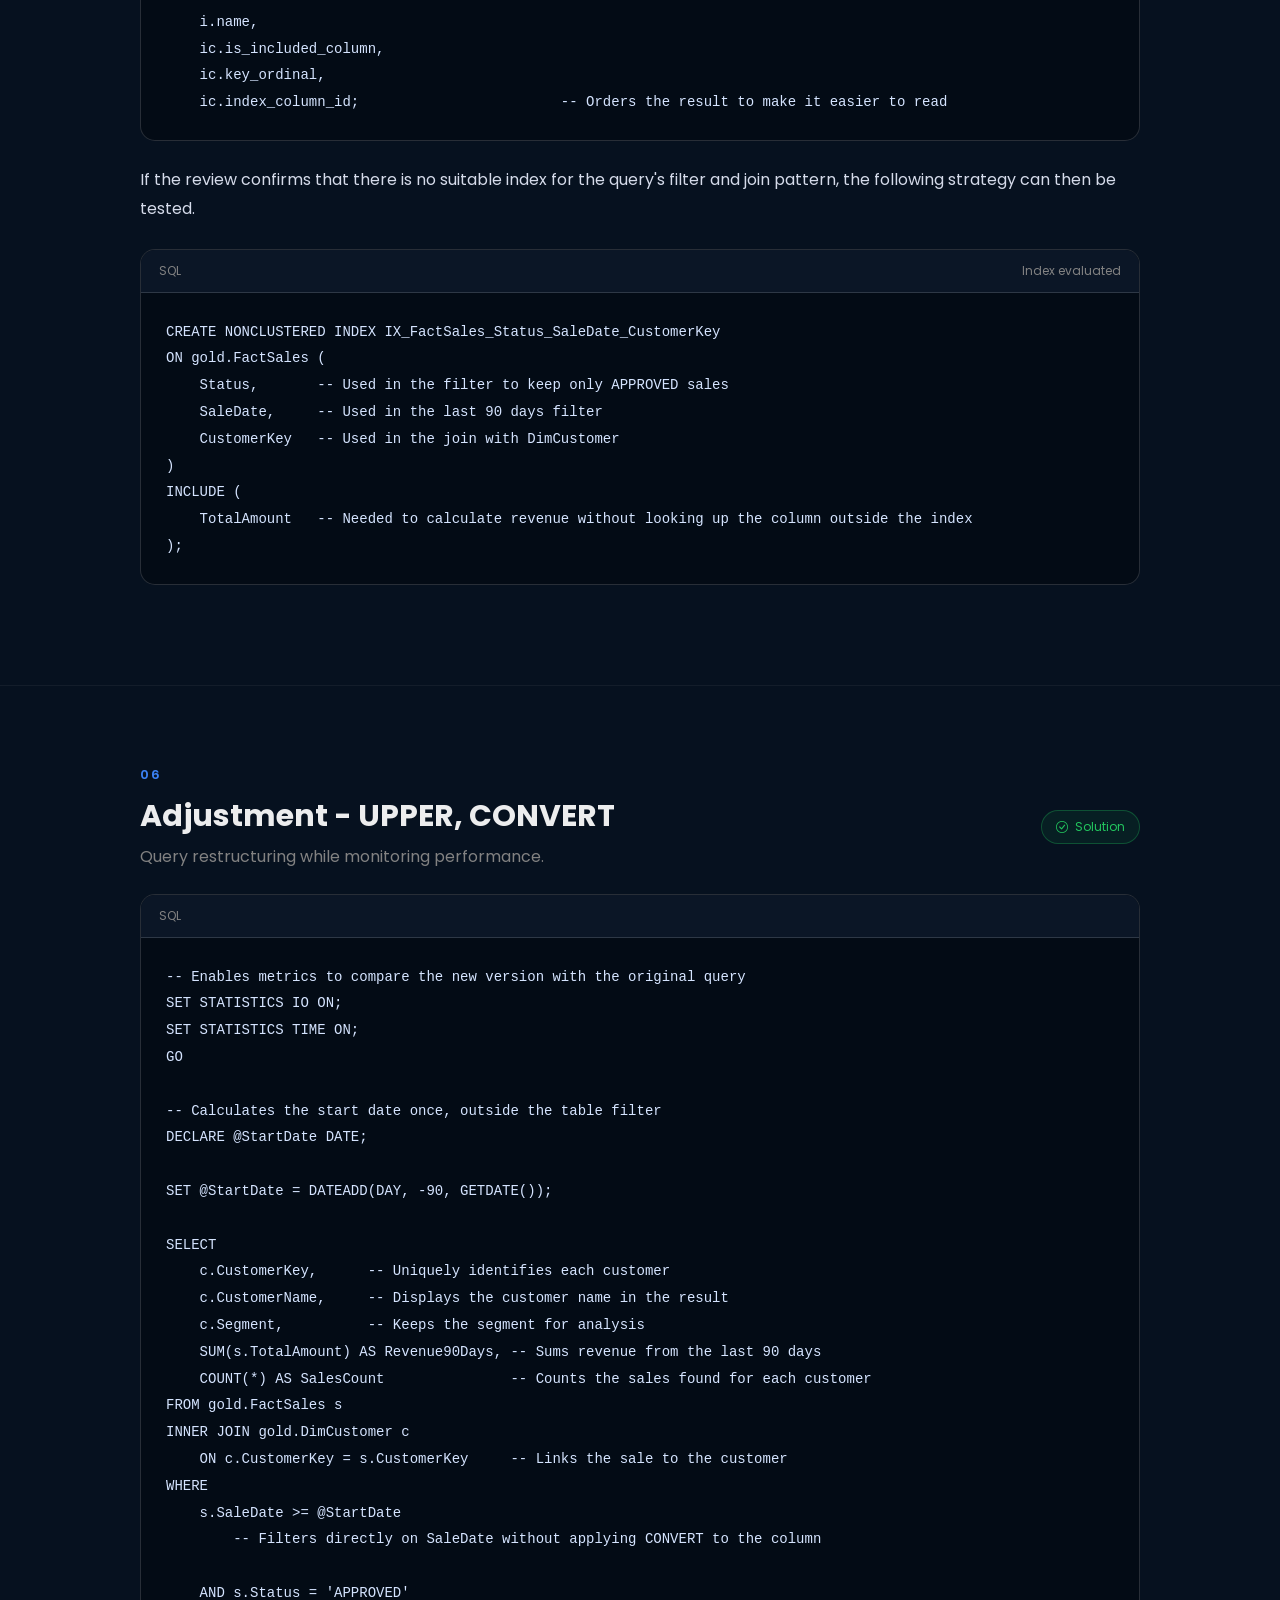
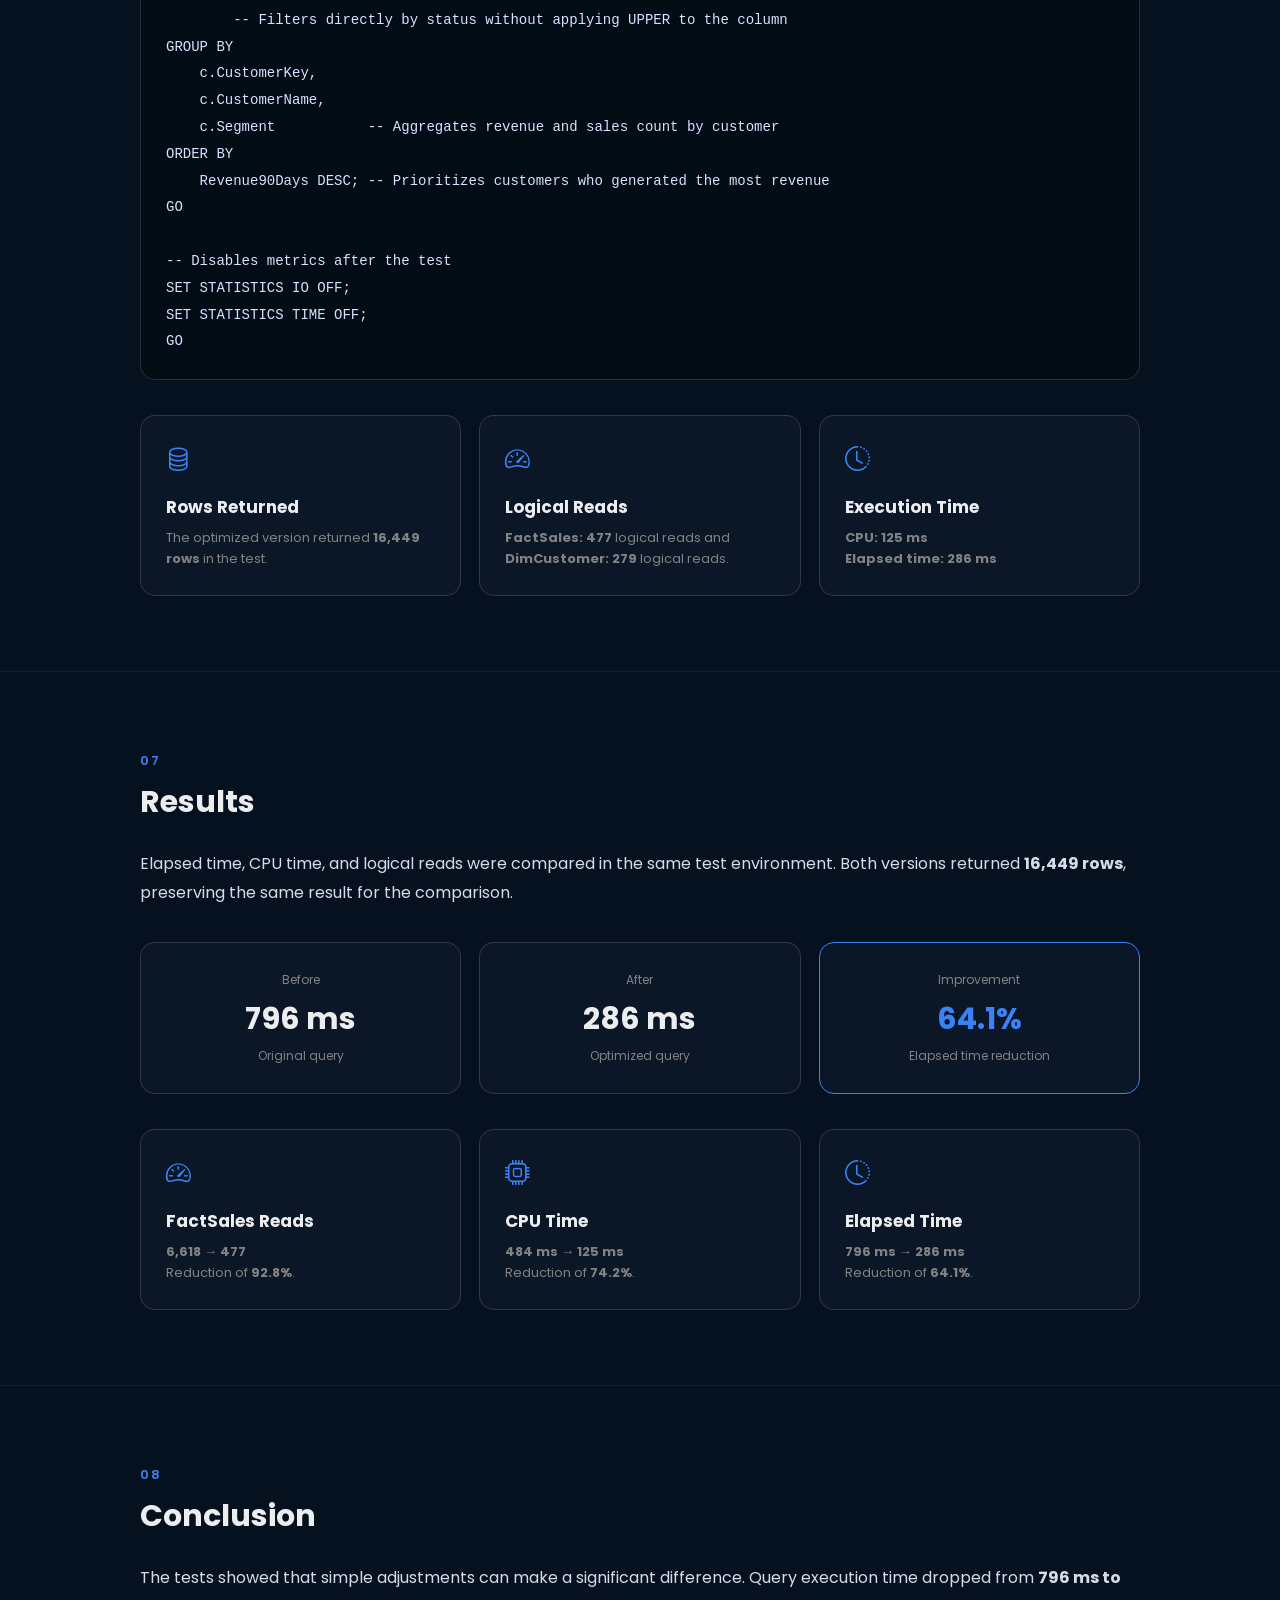
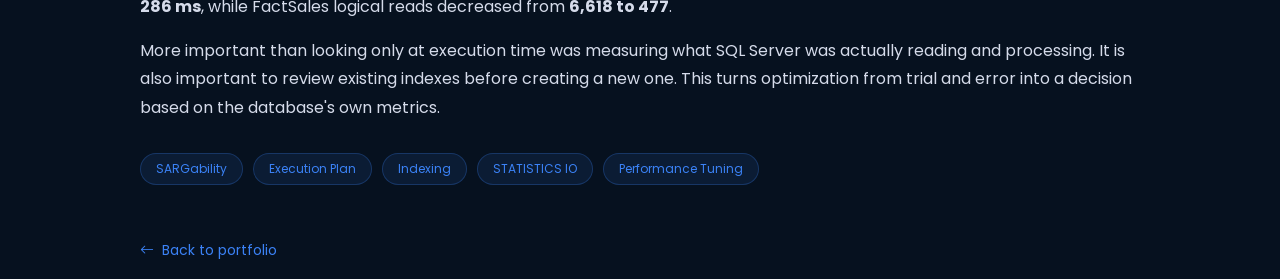
<file: en/cases/sql-query-optimization-en.html>
<!doctype html>
<html lang="en">
  <head>
    <meta charset="UTF-8" />
    <meta name="viewport" content="width=device-width, initial-scale=1.0" />

    <title>SQL Lab | Query Optimization</title>

    <link rel="stylesheet" href="../../src/style.css" />

    <link rel="preconnect" href="https://fonts.googleapis.com" />
    <link rel="preconnect" href="https://fonts.gstatic.com" crossorigin />

    <link
      href="https://fonts.googleapis.com/css2?family=Poppins:wght@300;400;500;600;700&display=swap"
      rel="stylesheet"
    />

    <link
      rel="stylesheet"
      href="https://cdn.jsdelivr.net/npm/bootstrap-icons@1.11.3/font/bootstrap-icons.min.css"
    />
  </head>

  <body class="sql-case-page">

    <!-- HEADER -->
    <header class="sql-case-header">
      <div class="interface sql-case-header-content">

        <a href="../index.html" class="sql-case-logo">
          <img
            src="../../assets/logo/logo-mateus.png"
            alt="Mateus Schenkel logo"
          />
        </a>

        <a href="../index.html#portfolio" class="btn-voltar-portfolio">
          <i class="bi bi-arrow-left"></i>
          Back to portfolio
        </a>

      </div>
    </header>


    <main>

      <!-- HERO -->
      <section class="sql-case-hero">
        <div class="interface">

          <div class="sql-case-kicker">
            <i class="bi bi-dot"></i>
            SQL Lab
          </div>

          <h1>
            Query optimization
            <span>SQL Server</span>
          </h1>

          <p class="sql-case-intro">
            Case study focused on identifying performance bottlenecks, analyzing the root cause, and restructuring a query to improve its efficiency.
          </p>

        </div>
      </section>


      <!-- BUSINESS QUESTION -->
      <section class="sql-case-section">
        <div class="interface">

          <span class="sql-section-number">01</span>
          <h2>Business question</h2>

          <div class="business-question">
            <i class="bi bi-question-circle"></i>

            <p>
              How can we identify the customers who generated the most revenue in the last 90 days without compromising dashboard response time?
            </p>
          </div>

        </div>
      </section>


      <!-- CONTEXT -->
      <section class="sql-case-section">
        <div class="interface">

          <span class="sql-section-number">02</span>
          <h2>Problem context</h2>

          <p class="sql-case-text">
            A query used to feed a sales report showed a progressive increase in execution time as sales volume grew.
          </p>

          <p class="sql-case-text">
            The goal of the investigation was to identify which operations were causing the highest cost in SQL Server and reduce processing without changing the expected business result.
          </p>

        </div>
      </section>


      <!-- ORIGINAL QUERY -->
      <section class="sql-case-section">
        <div class="interface">

          <span class="sql-section-number">03</span>

          <div class="sql-section-heading">
            <div>
              <h2>Original query</h2>
              <p>Query used before optimization.</p>
            </div>

            <span class="status-badge status-problem">
              <i class="bi bi-exclamation-triangle"></i>
              Issue
            </span>
          </div>

          <div class="code-container">

            <div class="code-header">
              <span>SQL</span>
            </div>

<pre><code>SELECT
    c.CustomerKey,      -- Uniquely identifies each customer
    c.CustomerName,     -- Displays the customer name in the result
    c.Segment,          -- Keeps the customer segment available for analysis
    SUM(s.TotalAmount) AS Revenue90Days, -- Sums revenue generated in the last 90 days
    COUNT(s.SaleKey) AS SalesCount       -- Counts how many sales the customer made
FROM gold.DimCustomer c
INNER JOIN gold.FactSales s
    ON s.CustomerKey = c.CustomerKey     -- Links each sale to its respective customer
WHERE
    CONVERT(DATE, s.SaleDate) >=
        CONVERT(DATE, DATEADD(DAY, -90, GETDATE()))
        -- Keeps only sales from the last 90 days.
        -- CONVERT on the SaleDate column is one of the points evaluated during optimization.

    AND UPPER(s.Status) = 'APPROVED'
        -- Includes only approved sales.
        -- UPPER on the column is also evaluated because it adds processing overhead.
GROUP BY
    c.CustomerKey,
    c.CustomerName,
    c.Segment           -- Groups sales to calculate totals by customer
ORDER BY
    Revenue90Days DESC; -- Shows customers with the highest revenue first</code></pre>

          </div>

        </div>
      </section>


      <!-- INVESTIGATION -->
      <section class="sql-case-section">
        <div class="interface">

          <span class="sql-section-number">04</span>
          <h2>Investigation</h2>

          <p class="sql-case-text">
            Before changing the query, the first step was to measure its behavior using SQL Server statistics. The metrics were enabled and disabled as shown below:
          </p>

          <div class="code-container">

            <div class="code-header">
              <span>SQL</span>
              <span>Diagnostics</span>
            </div>

<pre><code>-- Shows how many data pages were read during the query
SET STATISTICS IO ON;

-- Shows CPU time and total execution time
SET STATISTICS TIME ON;

-- Run the original query here to measure its behavior

-- Disables statistics after the test
SET STATISTICS IO OFF;
SET STATISTICS TIME OFF;</code></pre>

          </div>

          <p class="sql-case-text">
            After running the query with <strong>STATISTICS IO</strong> and
            <strong>STATISTICS TIME</strong> enabled, SQL Server displays metrics in the
            "Messages" tab that help evaluate query cost.
            <strong>Rows Returned</strong> represents the number of rows returned
            by the result; <strong>Logical Reads</strong> indicates how many data pages
            SQL Server had to access in memory to process the query; and
            <strong>Execution Time</strong> shows processor time
            (<strong>CPU Time</strong>) and total elapsed time
            (<strong>Elapsed Time</strong>). Times are shown in
            milliseconds (ms).
          </p>

          <div class="analysis-grid">

            <div class="analysis-card">
              <i class="bi bi-database"></i>

              <h3>Rows Returned</h3>

              <p>
                The original query returned <strong>16,449 rows</strong>
                in the analyzed dataset.
              </p>
            </div>


            <div class="analysis-card">
              <i class="bi bi-speedometer2"></i>

              <h3>Logical Reads</h3>

              <p>
                <strong>FactSales: 6,618</strong> logical reads and
                <strong>DimCustomer: 279</strong> logical reads.
              </p>
            </div>


            <div class="analysis-card">
              <i class="bi bi-clock-history"></i>

              <h3>Execution Time</h3>

              <p>
                <strong>CPU: 484 ms</strong><br />
                <strong>Elapsed time: 796 ms</strong>
              </p>
            </div>

          </div>

        </div>
      </section>


      <!-- ISSUES -->
      <section class="sql-case-section">
        <div class="interface">

          <span class="sql-section-number">05</span>
          <h2>Issues found</h2>

          <div class="problem-list">

            <div class="problem-item">

              <div class="problem-number">01</div>

              <div>
                <h3>CONVERT</h3>

                <p>
                  Using CONVERT directly on SaleDate makes it harder for SQL Server to efficiently use existing indexes.
                </p>
              </div>

            </div>


            <div class="problem-item">

              <div class="problem-number">02</div>

              <div>
                <h3>UPPER</h3>

                <p>
                  Applying UPPER in the filter adds processing overhead and can reduce the efficiency of search strategies.
                </p>
              </div>

            </div>


            <div class="problem-item">

              <div class="problem-number">03</div>

              <div>
                <h3>INDEX</h3>

                <p>
                  The query relied on columns frequently used in filters, joins, and aggregation.
                </p>
              </div>

            </div>

          </div>

        </div>
      </section>


      <!-- INDEX -->
      <section class="sql-case-section">
        <div class="interface">

          <span class="sql-section-number">06</span>
          <h2>Adjustment - INDEX</h2>

          <p class="sql-case-text">
            Before proposing a new index, the first step was to review the
            indexes already available on <strong>gold.FactSales</strong>. This avoids
            redundant structures and helps determine whether an existing index already
            supports the columns used by the query.
          </p>

          <div class="code-container">

            <div class="code-header">
              <span>SQL</span>
            </div>

<pre><code>SELECT
    i.name AS IndexName,                       -- Name of the index found
    i.type_desc AS IndexType,                  -- Indicates whether the index is clustered or nonclustered
    i.is_unique AS IsUnique,                   -- Shows whether the index requires unique values
    c.name AS ColumnName,                      -- Column that is part of the index
    ic.key_ordinal AS KeyOrder,                -- Column order within the index key
    ic.is_included_column AS IsIncludedColumn  -- Indicates whether the column is only in INCLUDE
FROM sys.indexes i
INNER JOIN sys.index_columns ic
    ON i.object_id = ic.object_id
    AND i.index_id = ic.index_id               -- Links the index to its columns
INNER JOIN sys.columns c
    ON ic.object_id = c.object_id
    AND ic.column_id = c.column_id             -- Retrieves the name of each column
WHERE
    i.object_id = OBJECT_ID('gold.FactSales')  -- Analyzes only the table used in the test
    AND i.is_hypothetical = 0                  -- Ignores hypothetical indexes created by the optimizer
ORDER BY
    i.name,
    ic.is_included_column,
    ic.key_ordinal,
    ic.index_column_id;                        -- Orders the result to make it easier to read</code></pre>

          </div>

          <p class="sql-case-text">
            If the review confirms that there is no suitable index for the query's filter and join pattern, the following strategy can then be tested.
          </p>

          <div class="code-container">

            <div class="code-header">
              <span>SQL</span>
              <span>Index evaluated</span>
            </div>

<pre><code>CREATE NONCLUSTERED INDEX IX_FactSales_Status_SaleDate_CustomerKey
ON gold.FactSales (
    Status,       -- Used in the filter to keep only APPROVED sales
    SaleDate,     -- Used in the last 90 days filter
    CustomerKey   -- Used in the join with DimCustomer
)
INCLUDE (
    TotalAmount   -- Needed to calculate revenue without looking up the column outside the index
);</code></pre>

          </div>

        </div>
      </section>

      <!-- NEW QUERY -->
      <section class="sql-case-section">
        <div class="interface">

          <span class="sql-section-number">06</span>

          <div class="sql-section-heading">

            <div>
              <h2>Adjustment - UPPER, CONVERT</h2>
              <p>
                Query restructuring while monitoring performance.
              </p>
            </div>

            <span class="status-badge status-solution">
              <i class="bi bi-check-circle"></i>
              Solution
            </span>

          </div>


          <div class="code-container">

            <div class="code-header">
              <span>SQL</span>
            </div>

<pre><code>-- Enables metrics to compare the new version with the original query
SET STATISTICS IO ON;
SET STATISTICS TIME ON;
GO

-- Calculates the start date once, outside the table filter
DECLARE @StartDate DATE;

SET @StartDate = DATEADD(DAY, -90, GETDATE());

SELECT
    c.CustomerKey,      -- Uniquely identifies each customer
    c.CustomerName,     -- Displays the customer name in the result
    c.Segment,          -- Keeps the segment for analysis
    SUM(s.TotalAmount) AS Revenue90Days, -- Sums revenue from the last 90 days
    COUNT(*) AS SalesCount               -- Counts the sales found for each customer
FROM gold.FactSales s
INNER JOIN gold.DimCustomer c
    ON c.CustomerKey = s.CustomerKey     -- Links the sale to the customer
WHERE
    s.SaleDate >= @StartDate
        -- Filters directly on SaleDate without applying CONVERT to the column

    AND s.Status = 'APPROVED'
        -- Filters directly by status without applying UPPER to the column
GROUP BY
    c.CustomerKey,
    c.CustomerName,
    c.Segment           -- Aggregates revenue and sales count by customer
ORDER BY
    Revenue90Days DESC; -- Prioritizes customers who generated the most revenue
GO

-- Disables metrics after the test
SET STATISTICS IO OFF;
SET STATISTICS TIME OFF;
GO</code></pre>

          </div>

          <div class="analysis-grid">

            <div class="analysis-card">
              <i class="bi bi-database"></i>

              <h3>Rows Returned</h3>

              <p>
                The optimized version returned <strong>16,449 rows</strong>
                in the test.
              </p>
            </div>


            <div class="analysis-card">
              <i class="bi bi-speedometer2"></i>

              <h3>Logical Reads</h3>

              <p>
                <strong>FactSales: 477</strong> logical reads and
                <strong>DimCustomer: 279</strong> logical reads.
              </p>
            </div>


            <div class="analysis-card">
              <i class="bi bi-clock-history"></i>

              <h3>Execution Time</h3>

              <p>
                <strong>CPU: 125 ms</strong><br />
                <strong>Elapsed time: 286 ms</strong>
              </p>
            </div>

          </div>

        </div>
      </section>

      <!-- RESULTS -->
      <section class="sql-case-section">
        <div class="interface">

          <span class="sql-section-number">07</span>
          <h2>Results</h2>

          <p class="sql-case-text">
            Elapsed time, CPU time, and logical reads were compared in the same test environment. Both versions returned <strong>16,449 rows</strong>, preserving the same result for the comparison.
          </p>


          <div class="result-grid">

            <div class="result-card">
              <span>Before</span>
              <strong>796 ms</strong>
              <p>Original query</p>
            </div>


            <div class="result-card">
              <span>After</span>
              <strong>286 ms</strong>
              <p>Optimized query</p>
            </div>


            <div class="result-card result-highlight">
              <span>Improvement</span>
              <strong>64.1%</strong>
              <p>Elapsed time reduction</p>
            </div>

          </div>

          <div class="analysis-grid">

            <div class="analysis-card">
              <i class="bi bi-speedometer2"></i>
              <h3>FactSales Reads</h3>
              <p>
                <strong>6,618 → 477</strong><br />
                Reduction of <strong>92.8%</strong>.
              </p>
            </div>

            <div class="analysis-card">
              <i class="bi bi-cpu"></i>
              <h3>CPU Time</h3>
              <p>
                <strong>484 ms → 125 ms</strong><br />
                Reduction of <strong>74.2%</strong>.
              </p>
            </div>

            <div class="analysis-card">
              <i class="bi bi-clock-history"></i>
              <h3>Elapsed Time</h3>
              <p>
                <strong>796 ms → 286 ms</strong><br />
                Reduction of <strong>64.1%</strong>.
              </p>
            </div>

          </div>

        </div>
      </section>

      <!-- CONCLUSION -->
      <section class="sql-case-section sql-case-conclusion">
        <div class="interface">

          <span class="sql-section-number">08</span>
          <h2>Conclusion</h2>

          <p>
            The tests showed that simple adjustments can make a significant difference.
            Query execution time dropped from <strong>796 ms to 286 ms</strong>, while
            FactSales logical reads decreased from <strong>6,618 to 477</strong>.
          </p>

          <p>
            More important than looking only at execution time was measuring what SQL Server was actually reading and processing. It is also important to review existing indexes before creating a new one. This turns optimization from trial and error into a decision based on the database's own metrics.
          </p>


          <div class="conclusion-tags">
            <span>SARGability</span>
            <span>Execution Plan</span>
            <span>Indexing</span>
            <span>STATISTICS IO</span>
            <span>Performance Tuning</span>
          </div>


          <a href="../index.html#portfolio" class="btn-voltar-final">
            <i class="bi bi-arrow-left"></i>
            Back to portfolio
          </a>

        </div>
      </section>

    </main>

  </body>
</html>
</file>
<file: src/style.css>
* {
  margin: 0;
  padding: 0;
  box-sizing: border-box;
  font-family: "Poppins", sans-serif;
}

html {
  scroll-behavior: smooth;
}

:root {
  --bg-page: #06111f;
  --primary-color: #3b82f6;
  --secundary-color: #1d4ed8;
  --box-color: #0b1626;
  --box-border-color: #ffffff25;
  --font-color: #ffffffec;
  --detail-color: #828282;
}

/* Preloader */

#preloader {
  position: fixed; /* Importante para cobrir a tela */
  width: 100%;
  height: 100vh;
  background-color: var(--bg-page);
  display: flex;
  justify-content: center;
  align-items: center;
  z-index: 9999;
}

.preloader-logo {
  width: min(31vw, 360px);
  height: auto;
  display: block;
  animation: preloader-logo-pulse 1.2s ease-in-out infinite alternate;
}

@keyframes preloader-logo-pulse {
  from {
    opacity: 0.78;
    transform: scale(0.96);
  }

  to {
    opacity: 1;
    transform: scale(1);
  }
}

/* ESTILOS GERAIS */

body {
  background-color: var(--bg-page);
  color: var(--font-color);
  width: 100%;
  overflow-x: hidden; 
  position: relative;
}

::-webkit-scrollbar {
  width: 7px;
  background-color: var(--box-color);
}

::-webkit-scrollbar-thumb {
  width: 7px;
  background-color: var(--primary-color);
  border-radius: 30px;
}

.interface {
  max-width: 1280px;
  margin: 0 auto;
}

.flex {
  display: flex;
}

.head-title {
  text-align: center;
  margin-bottom: 60px;
}

.head-title .title-target {
  border: 1px dashed var(--detail-color);
  padding: 0px 28px 0 28px;
  border-radius: 32px;
  display: inline-flex;
  align-items: center;
  margin-bottom: 20px;
}

.head-title .title-target i {
  color: var(--primary-color);
  font-size: 18px;
  padding: 0;
  margin: 0;
}

.head-title .title-target h3 {
  font-size: 12px;
  font-weight: 300;
  letter-spacing: 1.5px;
}

.head-title h2 {
  font-size: 32px;
}

.head-title span {
  color: var(--primary-color);
}

.head-title p {
  color: var(--font-color);
  margin-top: 8px;
  font-weight: 300;
}

/* ESTILO DO CABEÇALHO */

header {
  width: 100%;
  position: absolute;
  padding: 40px 4%;
  z-index: 1;
}

header > .interface {
  display: flex;
  align-items: center;
  justify-content: space-between;
}

header a {
  color: var(--detail-color);
  font-size: 16px;
  text-decoration: none;
  display: inline-block;
  transition: 0.2s;
}

header nav.menu-desktop a:hover {
  color: var(--font-color);
  transform: scale(1.05);
}

header nav ul {
  list-style-type: none;
}

header nav.menu-desktop ul li {
  display: inline-block;
  padding: 0 20px;
}

.logo img {
  width: 110px;
  height: auto;
  display: block;
}

@media (max-width: 600px) {
  .logo img {
    width: 88px;
  }
}

.btn-social {
  display: flex;
  gap: 15px;
}

.btn-social button {
  background-color: transparent;
  border: none;
  color: var(--detail-color);
  font-size: 18px;
  cursor: pointer;
  transition: 0.3s;
}

.btn-social button:hover {
  color: var(--font-color);
  transform: scale(1.2);
}

.logo-footer img {
  width: 72px;
  height: auto;
  display: block;
}

/* ESTILO DO BOTÃO INGLÊS/PORTUGUÊS */
.language-switcher {
  display: flex;
  gap: 8px;
  font-size: 13px;
}

.language-switcher a {
  color: #888;
  text-decoration: none;
}

.language-switcher a.active {
  color: #2f80ff;
  font-weight: 600;
}

/* ESTILO DO BANNER */

.banner-section {
  width: 100%;
  height: 100vh;
  background-position: 50% 0;
  background-size: cover;
  display: flex;
  align-items: center;
  justify-content: flex-start;
  position: relative;
  overflow: hidden;
}

.hero-media {
  position: absolute;
  inset: 0;
  height: 100%;
  display: flex;
  align-items: stretch;
  justify-content: stretch;
  pointer-events: none;
  z-index: -2;
}

.hero-video,
.hero-gif {
  width: 100%;
  height: 100%;
  object-fit: cover;
  object-position: center center;
  filter: saturate(0.95) brightness(0.72) contrast(1.02);
}

.hero-gif {
  display: none;
}

.banner-section:before {
  content: "";
  background:
    linear-gradient(90deg, rgba(6, 17, 31, 0.88) 0%, rgba(6, 17, 31, 0.72) 36%, rgba(6, 17, 31, 0.24) 62%, rgba(6, 17, 31, 0.52) 100%),
    linear-gradient(180deg, rgba(6, 17, 31, 0.18) 0%, rgba(6, 17, 31, 0.85) 100%);
  width: 100%;
  height: 100%;
  position: absolute;
  left: 0;
  top: 0;
  z-index: -1;
}

.banner-section .interface {
  width: 100%;
  position: relative;
  z-index: 2;
}

.txt-banner {
  max-width: 560px;
  display: flex;
  flex-direction: column;
  gap: 10px;
  margin-top: 50px;
  padding: 32px 30px;
  border-radius: 28px;
  background: rgba(6, 17, 31, 0.42);
  border: 1px solid rgba(255, 255, 255, 0.12);
  backdrop-filter: blur(14px) saturate(120%);
  -webkit-backdrop-filter: blur(14px) saturate(120%);
  box-shadow: 0 24px 60px rgba(0, 0, 0, 0.28);
}

.txt-banner h2 {
  color: var(--primary-color);
  font-size: 24px;
  font-weight: 300;
}

.txt-banner h1 {
  color: var(--font-color);
  font-size: 64px;
  line-height: 1.1;
}

/* ESTILO DA SEÇÃO DE CONHECIMENTOS */

section.conhecimentos {
  padding: 80px 4%;
  position: relative;
  z-index: 5;
  background-color: var(--bg-page);
}

.flex-conhecimentos {
  display: grid;
  grid-template-columns: repeat(4, 1fr);
  gap: 20px;
}

.box-conhecimentos {
  background-color: var(--box-color);
  border: 1px solid var(--box-border-color);
  padding: 28px;
  border-radius: 16px;
  transition: 0.3s;
}

.box-conhecimentos:hover {
  border-color: var(--primary-color);
  transform: translateY(-5px);
}

.topo-box {
  display: flex;
  align-items: center;
  gap: 14px;
  margin-bottom: 16px;
}

.topo-box img {
  width: 35px;
}

.topo-box h3 {
  font-size: 20px;
  font-weight: 400;
}

.progress-container p {
  font-size: 12px;
  color: var(--detail-color);
  margin-bottom: 8px;
  min-height: 38px;
}

.bar {
  width: 100%;
  height: 8px;
  background-color: var(--bg-page);
  border-radius: 10px;
  overflow: hidden;
}

.progress {
  height: 100%;
  border-radius: 10px;
}

.skill-sql {
  width: 90%;
  background: linear-gradient(90deg, #2563eb, #60a5fa);
}
.skill-python {
  width: 66%;
  background: linear-gradient(90deg, #3776ab, #60a5fa, #ffd43b);
}
.skill-power-bi {
  width: 89%;
  background: linear-gradient(90deg, #e4a126, #f0be25);
}
.skill-excel {
  width: 70%;
  background: linear-gradient(90deg, #107c41, #21a366);
}
.skill-dbt {
  width: 63%;
  background: linear-gradient(90deg, #ff694a, #ff9d2e);
}
.skill-airflow {
  width: 52%;
  background: linear-gradient(90deg, #017cee, #00c7d9);
}
.skill-git-github {
  width: 70%;
  background: linear-gradient(90deg, #ea580c, #fb923c);
}
.skill-power-automate {
  width: 100%;
  background: linear-gradient(90deg, #2563eb, #60a5fa);
}

/* ESTILO DA SEÇÃO PORTFÓLIO */

section.portfolio {
  padding: 50px 4%;
  position: relative;
  z-index: 5;
  background-color: var(--bg-page);
}

.swiper-slide {
  width: 500px !important;
  height: auto !important;
  padding-bottom: 50px !important;
  transition: 0.4s;
}

.swiper-pagination-bullet {
  background: var(--detail-color) !important;
}

.swiper-pagination-bullet-active {
  background: var(--primary-color) !important;
}

.card-projetos {
  background-color: var(--box-color);
  border: 1px solid var(--box-border-color);
  border-radius: 20px;
  overflow: hidden;
}

.img-projeto {
  width: 100%;
  height: 300px;
  overflow: hidden;
  border-radius: 20px 20px 0 0;
  margin-bottom: 0;
}

.img-projeto img {
  width: 100%;
  height: 100%;
  object-fit: cover;
  display: block;
}

.txt-projeto {
  padding: 22px;
}

.txt-projeto h3 {
  font-size: 26px;
  margin-bottom: 12px;
}

.txt-projeto p {
  font-size: 14px;
  line-height: 1.6;
  margin-bottom: 18px;
}

.tags {
  display: flex;
  gap: 12px;
}

.tags span {
  width: auto !important;
  height: auto !important;
  padding: 2px 20px !important;
  border-radius: 50px !important;
  font-size: 12px !important;
  font-weight: 600 !important;
  color: #fff !important;
  display: inline-block !important;
}

.tags .html {
  background: linear-gradient(90deg, #ff4c1e, #ff651e);
}
.tags .css {
  background: linear-gradient(90deg, #004ce8, #2b7ff6);
}
.tags .js {
  background: linear-gradient(90deg, #e4a126, #f0be25);
}
.tags .python {
  background: linear-gradient(90deg, #3774a7, #ffd03f);
}
.tags .wordpress {
  background: linear-gradient(90deg, #4fd6f0, #245387);
}
.tags .elementor {
  background: linear-gradient(90deg, #322877, #e02c5c);
}
.tags .django {
  background: linear-gradient(90deg, #1d4ed8, #60a5fa);
}
.tags .next {
  background: linear-gradient(90deg, #e8e8e8, #9d9d9d);
}

.btn-projeto {
  display: inline-flex;
  align-items: start;
  gap: 10px;
  margin-top: 25px;
  color: var(--primary-color);
  text-decoration: none;
  font-size: 15px;
  font-weight: 500;
  transition: all 0.3s ease;
}

.btn-projeto i {
  font-size: 15px;
}

.btn-projeto:hover {
  transform: translateY(-2px);
}

/* ESTILO DA SEÇÃO SOBRE MIM */

section.about-me {
  padding: 100px 4% !important;
  position: relative;
  z-index: 5;
  background-color: var(--bg-page);
}

section.about-me .flex {
  display: flex;
  align-items: flex-start;
  gap: 60px;
}

.about-me .flex .img-about {
  flex: 0 0 420px;
  position: sticky;
  top: 120px;
  align-self: flex-start;
  margin-top: 140px;
  margin-bottom: 100px;
}

.about-me .flex .img-about img {
  width: 420px;
  height: auto;
}

.about-me .flex .head-title {
  text-align: start;
}

.about-me .flex .txt-sobre p {
  text-align: justify;
  text-justify: inter-word; 
}

.about-me .flex .txt-sobre .soft-skill-title {
  padding: 32px 0 20px 0;
}

.about-me .head-title .title-target {
  transform: translateX(100px);
}

.txt-sobre .grid-softskills {
  display: grid;
  grid-template-columns: repeat(2, 1fr);
  gap: 16px;
}

.grid-softskills .block-soft-skil {
  background-color: var(--box-color);
  padding: 16px;
  border-radius: 12px;
  border: 1px solid var(--box-border-color);
}

.block-soft-skil .soft-skill-target {
  display: inline-flex;
  align-items: center;
  margin-bottom: 8px;
}

.block-soft-skil .soft-skill-target i {
  color: var(--primary-color);
  font-size: 25px;
  padding: 0;
  margin: 0;
}

.block-soft-skil .soft-skill-target h4 {
  font-size: 18px;
  font-weight: 300;
}

.block-soft-skil p {
  font-size: 14px;
  font-weight: 300;
  text-align: left !important;
}

/* ESTILO DA SEÇÃO EXPERIÊNCIA */

section.experiencia {
  padding: 80px 4%;
  background-color: var(--bg-page);
  position: relative;
  z-index: 5;
}

.timeline-container {
  position: relative;
  max-width: 1100px;
  margin: 50px auto;
  padding: 40px 0;
}

/* Linha Central Estática */
.timeline-line {
  position: absolute;
  left: 50%;
  transform: translateX(-50%);
  width: 2px;
  height: 100%;
}

/* Linha animada com GSAP */
.timeline-progress {
  position: absolute;
  left: 0;
  top: 0;
  width: 100%;
  height: 0; 
  background-color: var(--primary-color);
  box-shadow: 0 0 15px var(--primary-color);
}

.timeline-item {
  display: flex;
  justify-content: space-between;
  align-items: center;
  width: 100%;
  margin-bottom: 80px;
  position: relative;
}

/* Dots na linha */
.timeline-dot {
  position: absolute;
  left: 50%;
  transform: translateX(-50%);
  width: 16px;
  height: 16px;
  border: 3px solid var(--primary-color);
  border-radius: 50%;
  z-index: 10;
}

/* Conteúdo */
.timeline-card {
  width: 45%;
  background-color: var(--box-color);
  border: 1px solid var(--box-border-color);
  padding: 30px;
  border-radius: 15px;
  opacity: 0; 
}

.timeline-date {
  width: 45%;
  font-size: 32px;
  font-weight: 700;
  color: var(--font-color);
}

.timeline-item.right {
  flex-direction: row-reverse;
}
.timeline-item.right .timeline-date {
  text-align: left;
  padding-right: 50px;
}
.timeline-item.left .timeline-date {
  text-align: right;
  padding-left: 50px;
}

.topo-card {
  display: flex;
  align-items: center;
  gap: 10px;
  margin-bottom: 15px;
}
.topo-card i {
  color: var(--primary-color);
  font-size: 20px;
}
.timeline-card p {
  font-size: 14px;
  font-weight: 400;
  color: var(--font-color);
  line-height: 1.6;
  text-align: justify;
}

/* ESTILO DA SEÇÃO FORMAÇÃO */

section.formacao {
  padding: 80px 4%;
  background-color: var(--bg-page);
  position: relative;
  z-index: 5;
}

/* GRID PRINCIPAL */

.formacao-grid {
  display: grid;
  grid-template-columns: repeat(3, minmax(0, 1fr));
  gap: 32px;
  align-items: stretch;
}

/* CARD */

.formacao-card {
  background-color: var(--box-color);
  border: 1px solid var(--box-border-color);
  border-radius: 20px;
  padding: 28px;

  display: flex;
  flex-direction: column;

  min-width: 0;
  height: 100%;

  transition: 0.3s;
}

.formacao-card:hover {
  border-color: var(--primary-color);
  transform: translateY(-5px);
}

/* CONTEÚDO INTERNO */

.formacao-details {
  display: flex;
  flex-direction: column;
  flex: 1;
  min-height: 0;
}

/* BADGE */

.formacao-card .certified-badge {
  flex-shrink: 0;
  margin-bottom: 0;
}

/* TÍTULO DO CURSO */

.formacao-details > h3 {
  font-size: 20px;
  line-height: 1.35;

  margin: 0;

  /* Todos reservam exatamente 2 linhas */
  height: 70px;

  display: flex;
  align-items: flex-start;
}

/*INSTITUIÇÃO*/

.formacao-card .organization-card {
  display: flex;
  align-items: center;
  gap: 15px;

  /* mesma altura em todos */
  height: 68px;

  margin: 8px 0 14px;
  flex-shrink: 0;
}

.formacao-card .organization-details {
  min-width: 0;
}

.formacao-card .organization-details h5 {
  font-size: 16px;
  line-height: 1.3;
  margin: 0;
}

.formacao-card .organization-details p {
  font-size: 14px;
  margin: 3px 0 0;
  color: var(--detail-color);
}

/* PERÍODO */

.formacao-periodo {
  display: grid;
  grid-template-columns: 1fr 1px 1fr;
  align-items: center;

  gap: 18px;

  height: 90px;

  padding: 14px 16px;
  margin: 0 0 24px;

  background-color: rgba(59, 130, 246, 0.06);
  border: 1px solid var(--box-border-color);
  border-radius: 12px;

  flex-shrink: 0;
}

.periodo-item {
  display: flex;
  flex-direction: column;
  gap: 4px;
}

.periodo-item span {
  color: var(--detail-color);
  font-size: 12px;
  line-height: 1.2;
}

.periodo-item strong {
  color: var(--font-color);
  font-size: 14px;
  font-weight: 600;
  line-height: 1.3;
}

.periodo-separador {
  width: 1px;
  height: 36px;
  background-color: var(--box-border-color);
}

/* CONTEÚDOS / DISCIPLINAS */

.formacao-topicos {
  flex: 1;
  margin: 0;
}

.formacao-topicos p {
  font-size: 15px;
  line-height: 1.5;
  margin: 0;
  color: var(--font-color);
}


/* BOTÃO */

.btn-formacao {
  margin-top: 28px;

  display: inline-flex;
  align-items: center;
  gap: 8px;

  width: fit-content;

  color: var(--primary-color);
  text-decoration: none;

  font-size: 14px;
  font-weight: 500;

  transition: 0.3s;

  flex-shrink: 0;
}

.btn-formacao i {
  font-size: 14px;
  transition: 0.3s;
}

.btn-formacao:hover {
  color: #60a5fa;
}

.btn-formacao:hover i {
  transform: translate(3px, -3px);
}

/* ESTILO DA SEÇÃO CERTIFICADOS */

section.certificados {
  padding: 50px 4% !important;
  background-color: var(--bg-page);
  position: relative;
  z-index: 5;
  overflow: hidden;
}

.certificados .head-title {
  text-align: center;
}

.certificados .head-title .title-target {
  margin-left: auto;
  margin-right: auto;
}

.scroll-horizontal-container {
  width: 100%;
  overflow: hidden;
  position: relative;
}

.certified-wrapper {
  display: flex;
  flex-wrap: nowrap;
  gap: 30px;
  width: max-content;
  will-change: transform;
}

.certified-card {
  flex: 0 0 380px;
  min-width: 400px;
  background-color: var(--box-color);
  border: 1px solid var(--box-border-color);
  border-radius: 20px;
  padding: 25px;
  transition: 0.3s;
}

.certified-card .certified-details h3 {
  font-size: 20px;
}

.certified-card:hover {
  border-color: var(--primary-color);
}

.certified-img img {
  width: 100%;
  border-radius: 10px;
  margin-bottom: 20px;
}

.organization-card {
  display: flex;
  align-items: center;
  gap: 15px;
  margin: 15px 0;
}

.organization-img img {
  width: 40px;
  height: 40px;
}

.organization-details h5 {
  color: var(--font-color);
  font-size: 16px;
}
.organization-details p {
  color: var(--detail-color);
  font-size: 14px;
}

.btn-cert {
  display: inline-block;
  margin-top: 20px;
  padding: 10px 20px;
  background-color: transparent;
  border: 1px solid var(--primary-color);
  color: var(--primary-color);
  text-decoration: none;
  border-radius: 8px;
  font-size: 14px;
  transition: 0.3s;
}

.btn-cert:hover {
  background-color: var(--primary-color);
  color: #000;
}

.btn-certificado {
  display: inline-flex;
  align-items: center;
  gap: 8px;

  width: fit-content;

  margin-top: 20px;

  color: var(--primary-color);
  text-decoration: none;

  font-size: 14px;
  font-weight: 500;

  transition: 0.3s;
}

.btn-certificado i {
  font-size: 14px;
  transition: 0.3s;
}

.btn-certificado:hover {
  color: #60a5fa;
}

.btn-certificado:hover i {
  transform: translate(3px, -3px);
}

/* ESTILO DA SEÇÃO CONTATO */

section.contato {
  padding: 100px 4% !important;
  background-color: var(--bg-page);
  position: relative;
  z-index: 5;
  overflow: hidden;
}

section.contato .flex {
  gap: 80px;
  align-items: flex-start;
}

section.contato a {
  text-decoration: none;
}

.contato-info {
  flex: 1;
}

.contato-info p {
  color: var(--detail-color);
  font-size: 16px;
  line-height: 1.6;
  margin-bottom: 40px;
}

/* Cards das Redes Sociais */
.social-link {
  display: flex;
  flex-direction: column;
  gap: 20px;
}

.social-card {
  background-color: var(--box-color);
  border: 1px solid var(--box-border-color);
  padding: 20px;
  border-radius: 12px;
  display: flex;
  align-items: center;
  gap: 15px;
  transition: 0.3s;
}

.social-card i {
  font-size: 24px;
  color: var(--primary-color);
}

.social-card span {
  font-size: 16px;
  font-weight: 500;
  color: var(--font-color);
}

.social-card:hover {
  border-color: var(--primary-color);
  transform: translateX(10px);
}

/* Formulário */
.form-container {
  flex: 1;
  background-color: var(--box-color);
  padding: 40px;
  border-radius: 20px;
  border: 1px solid var(--box-border-color);
}

.form-container form {
  display: flex;
  flex-direction: column;
  gap: 20px;
}

.form-container input,
.form-container textarea {
  width: 100%;
  background-color: var(--bg-page);
  border: 1px solid var(--box-border-color);
  padding: 15px 20px;
  border-radius: 10px;
  color: var(--font-color);
  font-size: 15px;
  outline: none;
  transition: 0.3s;
}

.form-container textarea {
  height: 150px;
  resize: none;
}

.form-container input:focus,
.form-container textarea:focus {
  border-color: var(--primary-color);
  box-shadow: 0 0 10px rgba(44, 207, 127, 0.1);
}

.btn-enviar {
  background-color: var(--primary-color);
  color: #000;
  font-weight: 600;
  padding: 15px;
  border: none;
  border-radius: 10px;
  cursor: pointer;
  transition: 0.3s;
  font-size: 16px;
}

.btn-enviar:hover {
  transform: scale(1.02);
  box-shadow: 0 0 20px var(--secundary-color);
}

/* ESTILO DO FOOTER */

footer {
  padding: 40px 4%;
  background-color: var(--box-color) !important;
}

footer .flex {
  justify-content: space-between;
}

footer .line-footer {
  padding: 20px 0;
}

.borda {
  border-top: 2px solid var(--primary-color);
}

footer .line-footer p i {
  color: var(--primary-color);
  font-size: 22px;
}

footer .line-footer p a {
  color: #fff;
  font-size: 18px;
  text-decoration: none;
}

footer .line-footer p a:hover {
  color: #696969;
}

/*Media Queries*/

@media (max-width: 600px) {
  
  .interface {
    max-width: 100%;
    padding: 1%;
  }

  header {
    padding: 15px 2%;
    z-index: 1;
  }

  header nav.menu-desktop {
    display: none !important;
  }

  .banner-section {
    height: auto;
    min-height: 100vh;
    min-height: 100svh;
    padding: 90px 16px 40px;
    display: flex;
    align-items: center;
    position: relative;
    overflow: hidden;
  }

  .hero-media {
    inset: 0;
  }

  .hero-video {
    display: block;
  }

  .hero-gif {
    display: none;
  }

  .txt-banner {
    width: 100%;
    max-width: 100% !important;
    margin-top: 40px !important;
    position: relative;
    z-index: 10;
    display: flex;
    flex-direction: column;
    align-items: center;
    text-align: center;
    padding: 24px 16px;
    background: rgba(6, 17, 31, 0.5);
  }

  .txt-banner h2 {
    font-size: 5vw;
    font-weight: 300;
    width: 100%;
  }

  .txt-banner h1 {
    font-size: 11.9vw;
    line-height: 1.1;
    width: 100%;
    margin: 0 auto;
  }

  .hero-actions {
  width: 100%;
  justify-content: center;
  margin-top: 18px;
  }

  .btn-resume {
    width: auto;
    min-width: 180px;
    padding: 12px 20px;
  }
  /*SEÇÃO CONHECIMENTOS*/

  section.conhecimentos {
    padding: 80px 4% !important;
  }

  .flex-conhecimentos {
    grid-template-columns: repeat(2, 1fr); 
    gap: 15px; 
  }

  .box-conhecimentos {
    padding: 15px; 
    border-radius: 12px;
  }

  .topo-box {
    gap: 10px;
    margin-bottom: 12px;
  }

  .topo-box img {
    width: 25px; 
  }

  .topo-box h3 {
    font-size: 16px; 
  }

  .progress-container p {
    display: none;
  }

  .bar {
    height: 6px; 
  }

  .head-title h2 {
    font-size: 28px;
  }

  .head-title p {
    font-size: 14px;
  }

  /* SEÇÃO PORTFÓLIO */

  section.portfolio {
    padding: 50px 4% !important;
  }

  .swiper-slide {
    width: 90% !important; 
    transition: transform 0.3s;
  }

  .img-projeto {
    width: 100%;
    height: 180px; 
    border-radius: 20px;
    background-size: cover;
    background-position: center;
  }

  .txt-projeto {
    text-align: left;
    padding: 15px 10px;
  }
  
  .txt-projeto h3 {
    font-size: 18px;
    margin-bottom: 5px;
  }

  .txt-projeto p {
    font-size: 12px;
    margin-bottom: 5px;
  }

  .tags {
    gap: 5px;
    margin-top: 15px;
  }

  .tags span {
    font-size: 10px !important;
    font-weight: 500 !important;
  }

  /* SEÇÃO ABOUT-ME */

  section.about-me {
    padding: 50px 4% !important;
  }

  section.about-me .flex {
    flex-direction: column; 
    align-items: center;
    gap: 30px; 
  }

  .about-me .flex .img-about {
  position: static;
  top: auto;

  flex: none;

  width: 100%;
  margin: 0 auto 20px;

  align-self: center;
  }

  .about-me .flex .img-about img {
    width: 100%;
    max-width: 350px;
    height: auto;
    display: block;
    margin: 0 auto;
  }

  .about-me .flex .head-title {
    text-align: center; 
    margin-bottom: 30px;
  }

  .about-me .head-title .title-target {
  transform: none;
  }

  .about-me .flex .txt-sobre p {
    text-align: justify; 
    font-size: 15px;
    line-height: 1.6;
  }

  .txt-sobre .grid-softskills {
    grid-template-columns: 1fr; 
    gap: 12px;
  }

  .about-me .flex .txt-sobre .soft-skill-title {
    padding: 30px 0 15px 0;
    text-align: center;
  }

  .block-soft-skil {
    padding: 20px;
  }

  /* SEÇÃO EXPERIÊNCIA */

  .timeline-line {
    left: 20px; 
    transform: none;
  }

  .timeline-item {
    flex-direction: column !important; 
    align-items: flex-start !important;
    padding-left: 45px; 
    margin-bottom: 40px;
  }

  .timeline-dot {
    left: 20px;
    transform: translateX(-50%);
  }

  .timeline-card, .timeline-date {
    width: 100% !important;
    text-align: left !important;
    padding: 0 !important;
  }

  .timeline-date {
    font-size: 22px; 
    margin-bottom: 10px;
  }

  .timeline-card {
    padding: 20px !important; 
  }

  .timeline-card p {
    font-size: 13px;
    text-align: left;
  }

  /* FORMAÇÃO */

  .formacao-grid {
    grid-template-columns: 1fr;
  }

  .formacao-details > h3 {
    height: auto;
    min-height: 0;
    margin-bottom: 15px;
  }

  .formacao-card .organization-card {
    height: auto;
    min-height: 60px;
  }

  /* CERTIFICADO */

  section.certificados .head-title {
    text-align: center !important;
    margin-bottom: 40px;
  }

  section.certificados .head-title .title-target {
    justify-content: center; 
  }

  .certified-card {
    width: 320px; 
    padding: 20px;
    gap: 15px;
  }

  .certified-card .certified-details h3 {
    font-size: 18px; 
    line-height: 1.3;
  }

  .organization-details h5 {
    font-size: 14px;
  }

  .organization-details p {
    font-size: 12px;
  }

  .issue-date {
    font-size: 12px;
    margin-bottom: 15px;
  }

  .certified-wrapper {
    gap: 20px; 
  }

  /* CONTATO */
  section.contato {
    padding: 60px 4%;
  }

  section.contato .flex {
    flex-direction: column;
    gap: 50px;
  }

  .form-container {
    width: 100% !important;
    padding: 20px;
  }

  .form-container form {
    display: flex;
    flex-direction: column;
    gap: 15px;
  }

  .form-container input, 
  .form-container textarea {
    width: 100%;
    padding: 15px;
    font-size: 16px; 
  }
}

.hero-subtitle {
  color: #d4def0;
  font-size: 16px;
  line-height: 1.7;
  max-width: 460px;
}

.hero-actions {
  display: flex;
  flex-wrap: wrap;
  gap: 14px;
  margin-top: 18px;
}

.btn-resume {
  display: inline-flex;
  align-items: center;
  justify-content: center;
  padding: 12px 18px;
  border-radius: 10px;
  border: 1px solid var(--primary-color);
  background-color: var(--primary-color);
  color: #000;
  text-decoration: none;
  font-weight: 600;
  transition: 0.3s;
}

.btn-resume-outline {
  background-color: transparent;
  color: var(--font-color);
}

.btn-resume:hover {
  transform: translateY(-2px);
}

.topo-box i {
  font-size: 30px;
  color: var(--primary-color);
}

.project-visual {
  position: relative;
  display: flex;
  align-items: flex-end;
  padding: 24px;
  overflow: hidden;
  background: linear-gradient(135deg, #07142a 0%, #0e1f3d 45%, #16345f 100%);
}

.project-visual::before {
  content: "";
  position: absolute;
  inset: 0;
  background: radial-gradient(circle at top right, rgba(59, 130, 246, 0.28), transparent 45%),
    radial-gradient(circle at bottom left, rgba(96, 165, 250, 0.18), transparent 40%);
}

.project-visual-inner {
  position: relative;
  z-index: 1;
  display: flex;
  flex-direction: column;
  gap: 12px;
}

.project-kicker {
  display: inline-flex;
  width: fit-content;
  padding: 4px 10px;
  border-radius: 999px;
  background: rgba(255, 255, 255, 0.07);
  color: var(--primary-color);
  font-size: 11px;
  letter-spacing: 0.6px;
  text-transform: uppercase;
}

.project-visual h4 {
  font-size: 28px;
  line-height: 1.1;
  max-width: 260px;
}

.project-visual p {
  color: var(--font-color);
  font-size: 14px;
  line-height: 1.6;
  max-width: 360px;
}

.project-sales-python::before {
  background: radial-gradient(circle at top right, rgba(59, 130, 246, 0.28), transparent 38%),
    radial-gradient(circle at bottom left, rgba(96, 165, 250, 0.18), transparent 38%);
}

.project-sales-powerbi::before {
  background: radial-gradient(circle at top right, rgba(96, 165, 250, 0.24), transparent 38%),
    radial-gradient(circle at bottom left, rgba(59, 130, 246, 0.18), transparent 38%);
}

.project-hr::before {
  background: radial-gradient(circle at top right, rgba(37, 99, 235, 0.22), transparent 38%),
    radial-gradient(circle at bottom left, rgba(96, 165, 250, 0.18), transparent 38%);
}

.project-logistics::before {
  background: radial-gradient(circle at top right, rgba(59, 130, 246, 0.22), transparent 38%),
    radial-gradient(circle at bottom left, rgba(96, 165, 250, 0.18), transparent 38%);
}

.certified-badge {
  width: 72px;
  height: 72px;
  border-radius: 20px;
  display: grid;
  place-items: center;
  background: linear-gradient(135deg, rgba(59, 130, 246, 0.24), rgba(59, 130, 246, 0.06));
  color: var(--primary-color);
  font-size: 20px;
  font-weight: 700;
  letter-spacing: 1px;
}

.org-icon {
  width: 40px;
  height: 40px;
  border-radius: 12px;
  display: grid;
  place-items: center;
  background-color: rgba(255, 255, 255, 0.08);
  color: var(--font-color);
  font-size: 12px;
  font-weight: 700;
}

/* ========================================
   SQL LAB - CASE
======================================== */

.sql-case-page {
  background-color: var(--bg-page);
}


/* HEADER */

.sql-case-header {
  position: relative;
  width: 100%;
  padding: 28px 4%;
  border-bottom: 1px solid var(--box-border-color);
}

.sql-case-header-content {
  display: flex;
  justify-content: space-between;
  align-items: center;
}

.sql-case-logo img {
  width: 90px;
  display: block;
}

.btn-voltar-portfolio {
  display: inline-flex;
  align-items: center;
  gap: 8px;

  padding: 10px 18px;

  border: 1px solid var(--box-border-color);
  border-radius: 10px;

  color: var(--font-color);
  text-decoration: none;

  font-size: 14px;

  transition: 0.3s;
}

.btn-voltar-portfolio:hover {
  border-color: var(--primary-color);
  color: var(--primary-color);
}


/* HERO */

.sql-case-hero {
  padding: 100px 4% 80px;
  text-align: center;
}

.sql-case-kicker {
  display: inline-flex;
  align-items: center;

  padding: 5px 22px;

  border: 1px dashed var(--detail-color);
  border-radius: 30px;

  color: var(--font-color);

  font-size: 13px;
  letter-spacing: 1px;

  margin-bottom: 24px;
}

.sql-case-kicker i {
  color: var(--primary-color);
  font-size: 20px;
}

.sql-case-hero h1 {
  font-size: 48px;
  line-height: 1.15;

  max-width: 850px;
  margin: 0 auto;
}

.sql-case-hero h1 span {
  color: var(--primary-color);
}

.sql-case-intro {
  max-width: 760px;

  margin: 25px auto 0;

  color: var(--detail-color);

  font-size: 17px;
  line-height: 1.7;
}

.sql-case-tags {
  display: flex;
  justify-content: center;
  flex-wrap: wrap;

  gap: 10px;

  margin-top: 30px;
}

.sql-case-tags span,
.conclusion-tags span {
  padding: 6px 15px;

  border-radius: 30px;

  background-color: rgba(59, 130, 246, 0.1);

  border: 1px solid rgba(59, 130, 246, 0.25);

  color: var(--primary-color);

  font-size: 12px;
}


/* SEÇÕES */

.sql-case-section {
  padding: 75px 4%;
  border-top: 1px solid rgba(255, 255, 255, 0.05);
}

.sql-case-section .interface {
  max-width: 1000px;
}

.sql-section-number {
  color: var(--primary-color);

  font-size: 13px;
  font-weight: 600;

  letter-spacing: 2px;
}

.sql-case-section h2 {
  font-size: 30px;

  margin: 8px 0 25px;
}

.sql-case-text {
  font-size: 16px;

  line-height: 1.8;

  color: #d5dbea;

  margin-bottom: 18px;
}


/* PERGUNTA */

.business-question {
  display: flex;
  align-items: flex-start;

  gap: 20px;

  padding: 30px;

  background-color: var(--box-color);

  border: 1px solid var(--box-border-color);

  border-radius: 16px;
}

.business-question i {
  color: var(--primary-color);
  font-size: 28px;
}

.business-question p {
  font-size: 20px;
  line-height: 1.6;
}


/* CABEÇALHO DA SEÇÃO */

.sql-section-heading {
  display: flex;
  justify-content: space-between;
  align-items: center;

  gap: 20px;

  margin-bottom: 20px;
}

.sql-section-heading h2 {
  margin-bottom: 5px;
}

.sql-section-heading p {
  color: var(--detail-color);
}


/* STATUS */

.status-badge {
  display: inline-flex;
  align-items: center;

  gap: 7px;

  padding: 7px 14px;

  border-radius: 30px;

  font-size: 12px;

  white-space: nowrap;
}

.status-problem {
  color: #f59e0b;
  border: 1px solid rgba(245, 158, 11, 0.3);
  background-color: rgba(245, 158, 11, 0.08);
}

.status-solution {
  color: #22c55e;
  border: 1px solid rgba(34, 197, 94, 0.3);
  background-color: rgba(34, 197, 94, 0.08);
}


/* CÓDIGO */

.code-container {
  background-color: #030b15;

  border: 1px solid var(--box-border-color);

  border-radius: 15px;

  overflow: hidden;

  margin: 25px 0;
}

.code-header {
  display: flex;
  justify-content: space-between;

  padding: 12px 18px;

  background-color: var(--box-color);

  border-bottom: 1px solid var(--box-border-color);

  color: var(--detail-color);

  font-size: 12px;
}

.code-container pre {
  padding: 25px;

  overflow-x: auto;

  margin: 0;
}

.code-container code {
  font-family: Consolas, Monaco, monospace;

  font-size: 14px;
  line-height: 1.7;

  color: #d5e4ff;
}


/* INVESTIGAÇÃO */

.analysis-grid {
  display: grid;

  grid-template-columns: repeat(3, 1fr);

  gap: 18px;

  margin-top: 35px;
}

.analysis-card {
  padding: 25px;

  background-color: var(--box-color);

  border: 1px solid var(--box-border-color);

  border-radius: 15px;
}

.analysis-card i {
  color: var(--primary-color);
  font-size: 25px;
}

.analysis-card h3 {
  margin: 15px 0 8px;

  font-size: 17px;
}

.analysis-card p {
  color: var(--detail-color);

  font-size: 13px;
  line-height: 1.6;
}


/* PROBLEMAS */

.problem-list {
  display: flex;
  flex-direction: column;

  gap: 16px;
}

.problem-item {
  display: flex;

  gap: 20px;

  padding: 25px;

  background-color: var(--box-color);

  border: 1px solid var(--box-border-color);

  border-radius: 15px;
}

.problem-number {
  color: var(--primary-color);

  font-weight: 700;

  font-size: 13px;
}

.problem-item h3 {
  margin-bottom: 7px;

  font-size: 17px;
}

.problem-item p {
  color: var(--detail-color);

  font-size: 14px;
  line-height: 1.6;
}


/* NOTA */

.sql-note {
  display: flex;
  align-items: flex-start;

  gap: 15px;

  margin-top: 25px;

  padding: 20px;

  border-left: 3px solid var(--primary-color);

  background-color: rgba(59, 130, 246, 0.05);

  border-radius: 0 10px 10px 0;
}

.sql-note i {
  color: var(--primary-color);

  font-size: 20px;
}

.sql-note p {
  color: #cbd5e1;

  font-size: 13px;
  line-height: 1.7;
}


/* RESULTADOS */

.result-grid {
  display: grid;

  grid-template-columns: repeat(3, 1fr);

  gap: 18px;

  margin-top: 35px;
}

.result-card {
  padding: 28px;

  background-color: var(--box-color);

  border: 1px solid var(--box-border-color);

  border-radius: 15px;

  text-align: center;
}

.result-card span {
  display: block;

  color: var(--detail-color);

  font-size: 12px;

  margin-bottom: 8px;
}

.result-card strong {
  display: block;

  font-size: 30px;
}

.result-card p {
  color: var(--detail-color);

  font-size: 12px;

  margin-top: 5px;
}

.result-highlight {
  border-color: var(--primary-color);
}

.result-highlight strong {
  color: var(--primary-color);
}


/* CONCLUSÃO */

.sql-case-conclusion {
  padding-bottom: 120px;
}

.sql-case-conclusion p {
  color: #d5dbea;

  font-size: 16px;
  line-height: 1.8;

  margin-bottom: 15px;
}

.conclusion-tags {
  display: flex;
  flex-wrap: wrap;

  gap: 10px;

  margin: 30px 0;
}

.btn-voltar-final {
  display: inline-flex;
  align-items: center;

  gap: 8px;

  margin-top: 25px;

  color: var(--primary-color);

  text-decoration: none;

  font-size: 14px;

  transition: 0.3s;
}

.btn-voltar-final:hover {
  transform: translateX(-5px);
}


/* RESPONSIVO */

@media (max-width: 700px) {

  .sql-case-header {
    padding: 20px 4%;
  }

  .sql-case-logo img {
    width: 70px;
  }

  .btn-voltar-portfolio {
    font-size: 12px;
    padding: 8px 12px;
  }

  .sql-case-hero {
    padding: 70px 4% 50px;
  }

  .sql-case-hero h1 {
    font-size: 34px;
  }

  .sql-case-intro {
    font-size: 14px;
  }

  .sql-case-section {
    padding: 55px 4%;
  }

  .business-question p {
    font-size: 16px;
  }

  .analysis-grid,
  .result-grid {
    grid-template-columns: 1fr;
  }

  .sql-section-heading {
    flex-direction: column;
    align-items: flex-start;
  }

  .code-container pre {
    padding: 18px;
  }

  .code-container code {
    font-size: 12px;
  }

}
</file>
